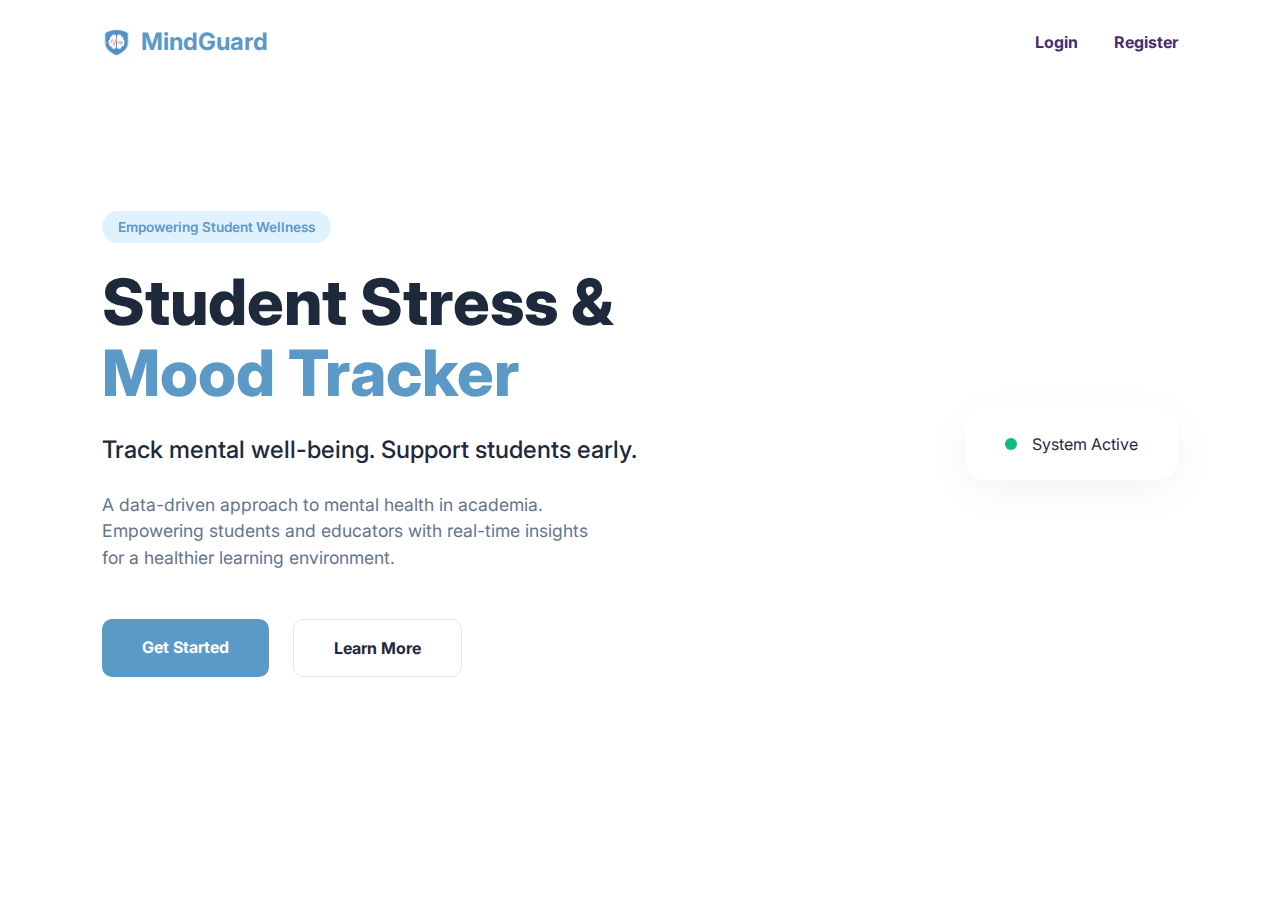
<file: frontend/index.html>
<!DOCTYPE html>
<html lang="en">
<head>
    <meta charset="UTF-8">
    <title>MindGuard | Student Stress Tracker</title>
    <link rel="stylesheet" href="css/style.css">
    <link href="https://fonts.googleapis.com/css2?family=Inter:wght@400;500;700;800&display=swap" rel="stylesheet">
</head>
<body>

    <nav class="navbar">
        <div class="logo-container">
            <img src="photo/logo.png" alt="Logo" class="logo-img">
            <span class="brand-name">MindGuard</span>
        </div>
        <div class="nav-links">
            <a href="login.html">Login</a>
            <a href="register.html">Register</a>
        </div>
    </nav>

    <main class="hero">
        <div class="hero-content">
            <div class="badge">Empowering Student Wellness</div>
            <h1>Student Stress & <br><span class="blue-span">Mood Tracker</span></h1>
            <p class="tagline">Track mental well-being. Support students early.</p>
            <p class="description">
                A data-driven approach to mental health in academia. Empowering students and educators with real-time insights for a healthier learning environment.
            </p>
            <div class="btn-group">
                <a href="login.html" class="btn btn-primary">Get Started</a>
                <a href="register.html" class="btn btn-secondary">Learn More</a>
            </div>
        </div>

        <div class="hero-visual">
            <div class="status-card">
                <div class="dot"></div>
                <span>System Active</span>
            </div>
        </div>
    </main>

</body>
</html>
</file>
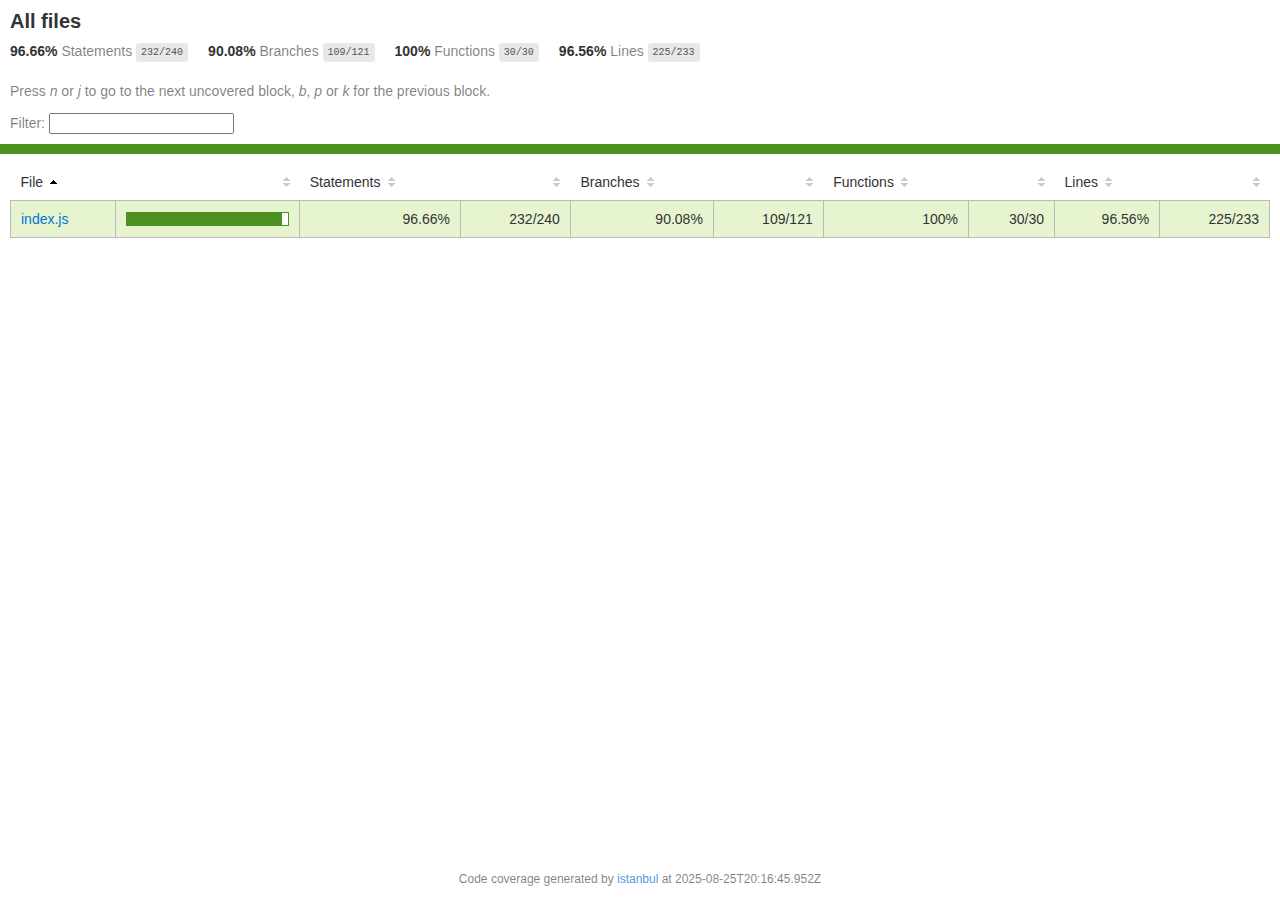
<file: backend/node_modules/kareem/coverage/lcov-report/index.html>
<!doctype html>
<html lang="en">

<head>
    <title>Code coverage report for All files</title>
    <meta charset="utf-8" />
    <link rel="stylesheet" href="prettify.css" />
    <link rel="stylesheet" href="base.css" />
    <link rel="shortcut icon" type="image/x-icon" href="favicon.png" />
    <meta name="viewport" content="width=device-width, initial-scale=1" />
    <style type='text/css'>
        .coverage-summary .sorter {
            background-image: url(sort-arrow-sprite.png);
        }
    </style>
</head>
    
<body>
<div class='wrapper'>
    <div class='pad1'>
        <h1>All files</h1>
        <div class='clearfix'>
            
            <div class='fl pad1y space-right2'>
                <span class="strong">96.66% </span>
                <span class="quiet">Statements</span>
                <span class='fraction'>232/240</span>
            </div>
        
            
            <div class='fl pad1y space-right2'>
                <span class="strong">90.08% </span>
                <span class="quiet">Branches</span>
                <span class='fraction'>109/121</span>
            </div>
        
            
            <div class='fl pad1y space-right2'>
                <span class="strong">100% </span>
                <span class="quiet">Functions</span>
                <span class='fraction'>30/30</span>
            </div>
        
            
            <div class='fl pad1y space-right2'>
                <span class="strong">96.56% </span>
                <span class="quiet">Lines</span>
                <span class='fraction'>225/233</span>
            </div>
        
            
        </div>
        <p class="quiet">
            Press <em>n</em> or <em>j</em> to go to the next uncovered block, <em>b</em>, <em>p</em> or <em>k</em> for the previous block.
        </p>
        <template id="filterTemplate">
            <div class="quiet">
                Filter:
                <input type="search" id="fileSearch">
            </div>
        </template>
    </div>
    <div class='status-line high'></div>
    <div class="pad1">
<table class="coverage-summary">
<thead>
<tr>
   <th data-col="file" data-fmt="html" data-html="true" class="file">File</th>
   <th data-col="pic" data-type="number" data-fmt="html" data-html="true" class="pic"></th>
   <th data-col="statements" data-type="number" data-fmt="pct" class="pct">Statements</th>
   <th data-col="statements_raw" data-type="number" data-fmt="html" class="abs"></th>
   <th data-col="branches" data-type="number" data-fmt="pct" class="pct">Branches</th>
   <th data-col="branches_raw" data-type="number" data-fmt="html" class="abs"></th>
   <th data-col="functions" data-type="number" data-fmt="pct" class="pct">Functions</th>
   <th data-col="functions_raw" data-type="number" data-fmt="html" class="abs"></th>
   <th data-col="lines" data-type="number" data-fmt="pct" class="pct">Lines</th>
   <th data-col="lines_raw" data-type="number" data-fmt="html" class="abs"></th>
</tr>
</thead>
<tbody><tr>
	<td class="file high" data-value="index.js"><a href="index.js.html">index.js</a></td>
	<td data-value="96.66" class="pic high">
	<div class="chart"><div class="cover-fill" style="width: 96%"></div><div class="cover-empty" style="width: 4%"></div></div>
	</td>
	<td data-value="96.66" class="pct high">96.66%</td>
	<td data-value="240" class="abs high">232/240</td>
	<td data-value="90.08" class="pct high">90.08%</td>
	<td data-value="121" class="abs high">109/121</td>
	<td data-value="100" class="pct high">100%</td>
	<td data-value="30" class="abs high">30/30</td>
	<td data-value="96.56" class="pct high">96.56%</td>
	<td data-value="233" class="abs high">225/233</td>
	</tr>

</tbody>
</table>
</div>
                <div class='push'></div><!-- for sticky footer -->
            </div><!-- /wrapper -->
            <div class='footer quiet pad2 space-top1 center small'>
                Code coverage generated by
                <a href="https://istanbul.js.org/" target="_blank" rel="noopener noreferrer">istanbul</a>
                at 2025-08-25T20:16:45.952Z
            </div>
        <script src="prettify.js"></script>
        <script>
            window.onload = function () {
                prettyPrint();
            };
        </script>
        <script src="sorter.js"></script>
        <script src="block-navigation.js"></script>
    </body>
</html>
</file>
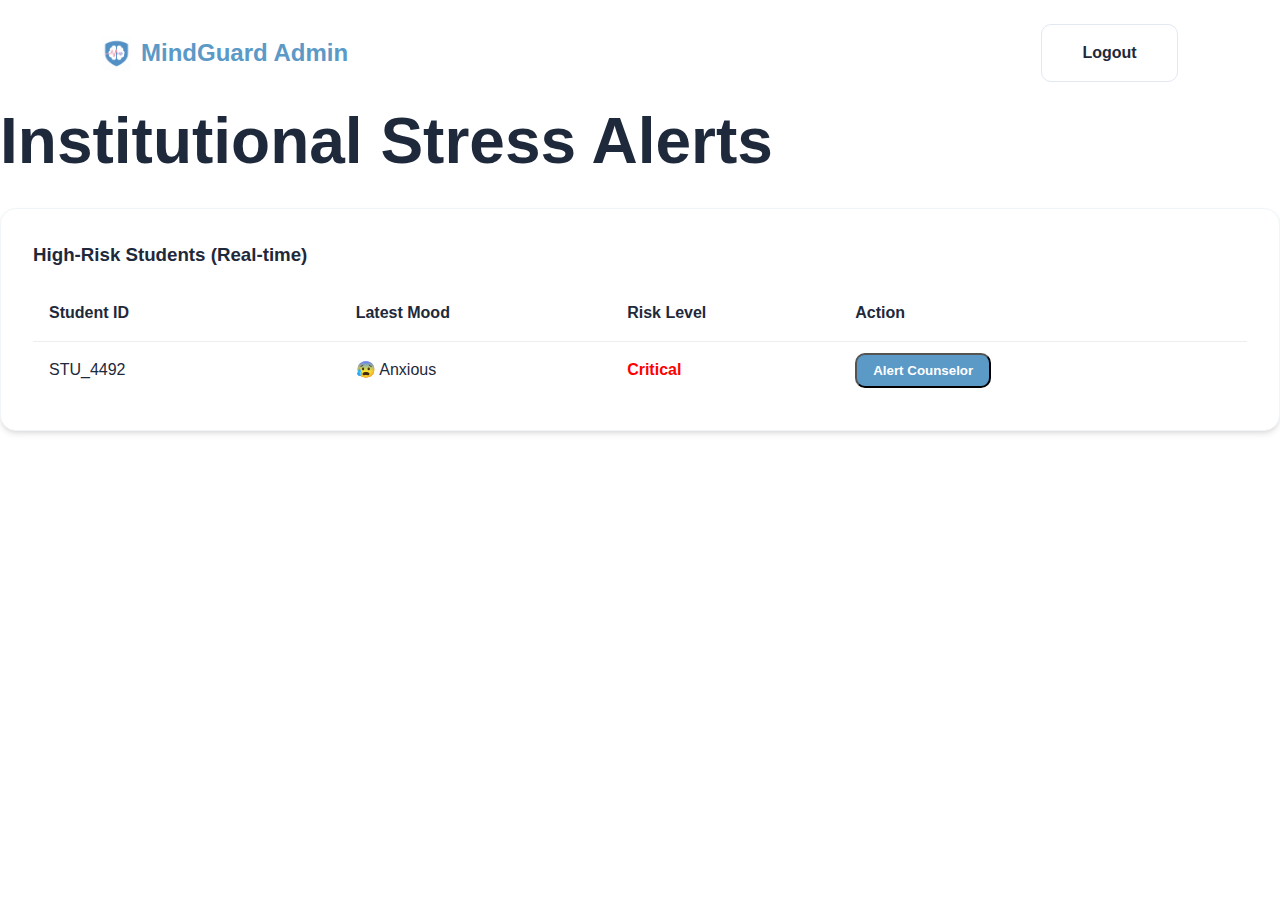
<file: frontend/admin.html>
<!DOCTYPE html>
<html lang="en">
<head>
    <meta charset="UTF-8">
    <title>Admin Portal | MindGuard</title>
    <link rel="stylesheet" href="css/style.css">
</head>
<body class="dashboard-bg">
    <nav class="navbar">
        <div class="logo-container">
            <img src="photo/logo.png" alt="Logo" class="logo-img">
            <span class="brand-name">MindGuard Admin</span>
        </div>
        <a href="index.html" class="btn btn-secondary">Logout</a>
    </nav>

    <main class="container">
        <h1>Institutional <span class="blue-text">Stress Alerts</span></h1>
        
        <div class="card" style="margin-top: 2rem;">
            <h3>High-Risk Students (Real-time)</h3>
            <table style="width: 100%; border-collapse: collapse; margin-top: 1rem;">
                <tr style="text-align: left; border-bottom: 1px solid #eee;">
                    <th style="padding: 1rem;">Student ID</th>
                    <th>Latest Mood</th>
                    <th>Risk Level</th>
                    <th>Action</th>
                </tr>
                <tr>
                    <td style="padding: 1rem;">STU_4492</td>
                    <td>😰 Anxious</td>
                    <td><span style="color: red; font-weight: bold;">Critical</span></td>
                    <td><button class="btn btn-primary" style="padding: 0.5rem 1rem;">Alert Counselor</button></td>
                </tr>
            </table>
        </div>
    </main>
</body>
</html>
</file>
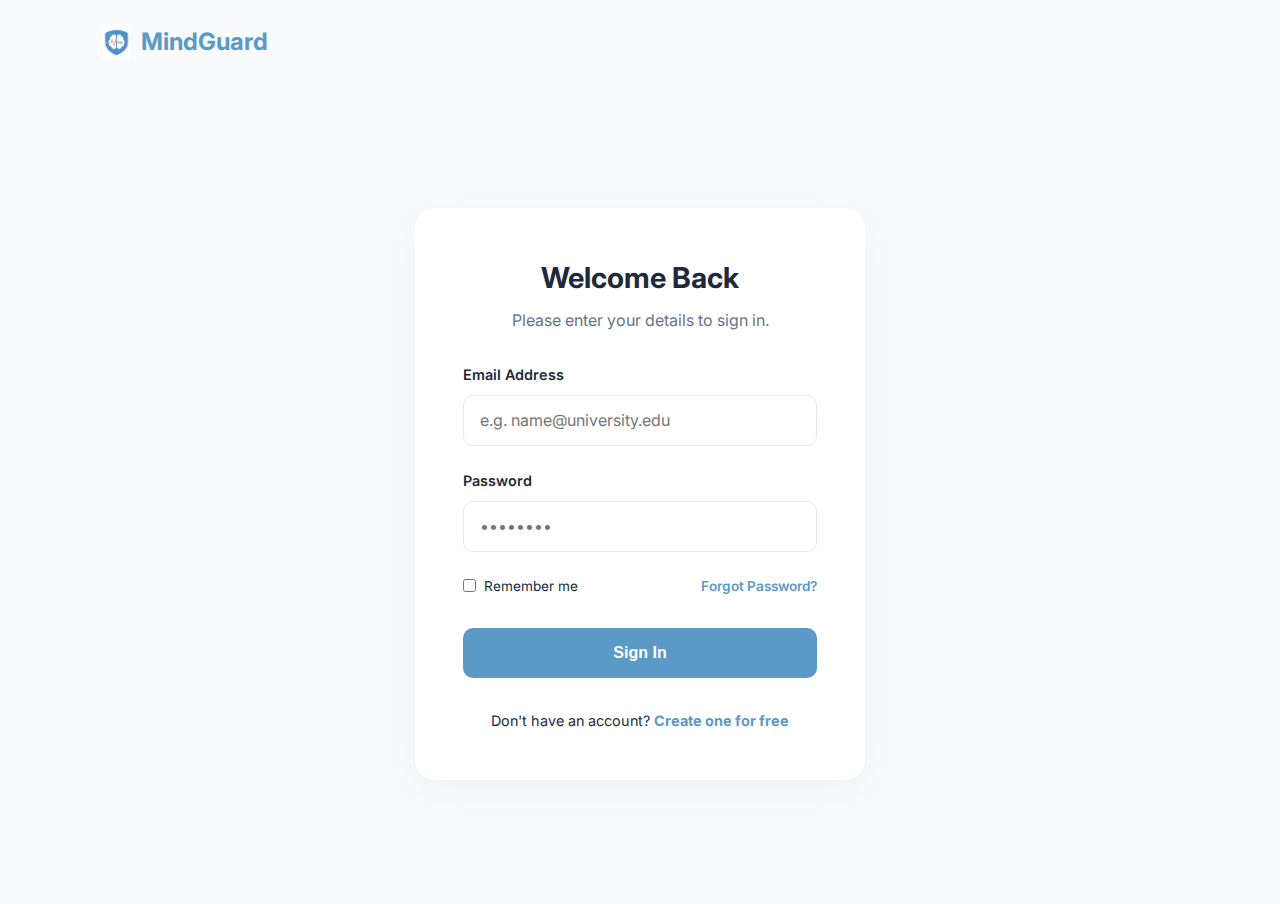
<file: frontend/login.html>
<!DOCTYPE html>
<html lang="en">
<head>
    <meta charset="UTF-8">
    <meta name="viewport" content="width=device-width, initial-scale=1.0">
    <title>Login | MindGuard</title>
    <link rel="stylesheet" href="css/style.css">
    <link href="https://fonts.googleapis.com/css2?family=Inter:wght@400;600;700;800&display=swap" rel="stylesheet">
</head>
<body class="auth-page">

    <nav class="navbar">
        <a href="index.html" class="logo-container" style="text-decoration: none;">
            <img src="photo/logo.png" alt="Logo" class="logo-img">
            <span class="brand-name">MindGuard</span>
        </a>
    </nav>

    <main class="auth-container">
        <div class="auth-card">
            <div class="auth-header">
                <h2>Welcome Back</h2>
                <p>Please enter your details to sign in.</p>
            </div>

            <form action="student.html" method="GET">
                <div class="form-group">
                    <label for="email">Email Address</label>
                    <input type="email" id="email" placeholder="e.g. name@university.edu" required>
                </div>

                <div class="form-group">
                    <label for="password">Password</label>
                    <input type="password" id="password" placeholder="••••••••" required>
                </div>

                <div class="form-options">
                    <label class="checkbox-container">
                        <input type="checkbox"> Remember me
                    </label>
                    <a href="#" class="forgot-link">Forgot Password?</a>
                </div>

                <button type="submit" class="btn btn-primary btn-block">Sign In</button>
            </form>

            <div class="auth-footer">
                <p>Don't have an account? <a href="register.html">Create one for free</a></p>
            </div>
        </div>
    </main>

</body>
</html>
</file>
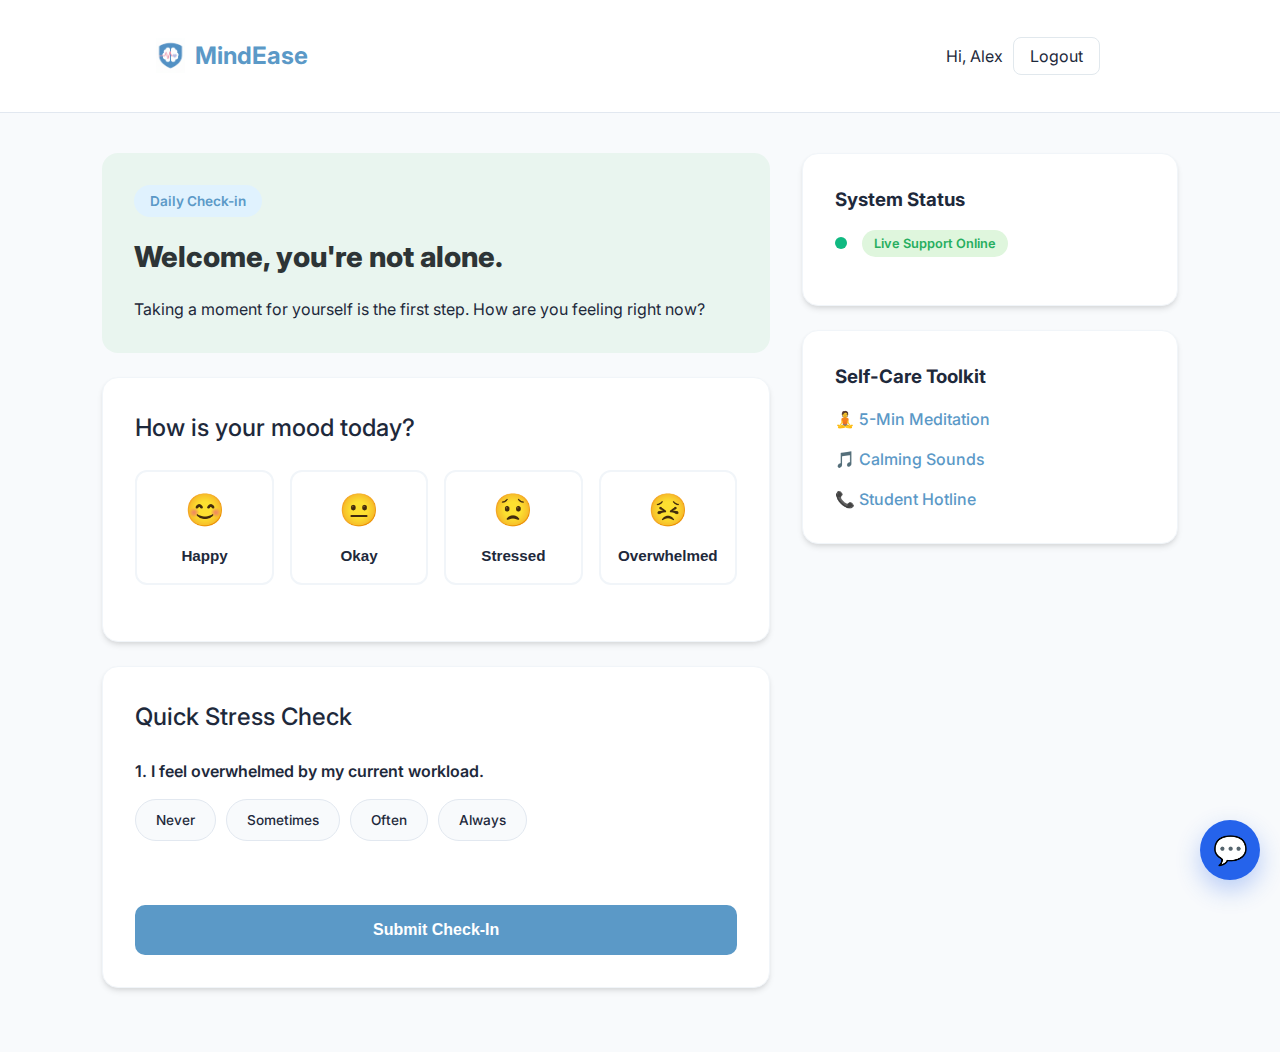
<file: frontend/student.html>
<!DOCTYPE html>
<html lang="en">
<head>
    <meta charset="UTF-8">
    <meta name="viewport" content="width=device-width, initial-scale=1.0">
    <title>Student Dashboard | MindEase</title>
    <link rel="stylesheet" href="css/style.css">
    <link href="https://fonts.googleapis.com/css2?family=Inter:wght@400;600;700;800&display=swap" rel="stylesheet">
    <style>
        /* Additional Styles for Multilingual Chat Integration */
        .chat-container {
            position: fixed;
            bottom: 90px;
            right: 20px;
            width: 350px;
            height: 500px;
            background: white;
            border-radius: 20px;
            box-shadow: 0 15px 35px rgba(0,0,0,0.2);
            display: flex;
            flex-direction: column;
            z-index: 1000;
            overflow: hidden;
            transition: all 0.3s ease;
        }

        .chat-overlay {
            position: absolute;
            inset: 0;
            background: white;
            z-index: 1001;
            display: flex;
            flex-direction: column;
            justify-content: center;
            align-items: center;
            padding: 20px;
            text-align: center;
        }

        .lang-grid {
            display: grid;
            grid-template-columns: 1fr 1fr;
            gap: 12px;
            width: 100%;
            margin-top: 20px;
        }

        .lang-btn {
            background: white;
            border: 2px solid #2563eb;
            padding: 10px;
            border-radius: 10px;
            font-weight: bold;
            color: #2563eb;
            cursor: pointer;
            transition: 0.2s;
        }

        .lang-btn:hover { background: #2563eb; color: white; }

        .chat-header {
            background: #2563eb;
            color: white;
            padding: 15px;
            display: flex;
            justify-content: space-between;
            align-items: center;
        }

        .header-actions { display: flex; gap: 10px; align-items: center; }

        .btn-change-lang {
            background: rgba(255,255,255,0.2);
            border: none;
            color: white;
            font-size: 12px;
            padding: 4px 8px;
            border-radius: 10px;
            cursor: pointer;
        }

        .chat-messages {
            flex: 1;
            padding: 15px;
            overflow-y: auto;
            display: flex;
            flex-direction: column;
            gap: 12px;
            background: #f8fafc;
        }

        .message {
            max-width: 85%;
            padding: 10px 14px;
            border-radius: 15px;
            font-size: 14px;
            line-height: 1.4;
        }

        .user-msg {
            align-self: flex-end;
            background: #2563eb;
            color: white;
            border-bottom-right-radius: 2px;
        }

        .bot-msg {
            align-self: flex-start;
            background: white;
            border: 1px solid #e2e8f0;
            color: #1e293b;
            border-bottom-left-radius: 2px;
        }

        .hidden { display: none !important; }

        .chatbot-toggler {
            position: fixed;
            bottom: 20px;
            right: 20px;
            width: 60px;
            height: 60px;
            background: #2563eb;
            border: none;
            border-radius: 50%;
            color: white;
            font-size: 28px;
            cursor: pointer;
            box-shadow: 0 10px 25px rgba(37, 99, 235, 0.3);
            z-index: 999;
            transition: transform 0.3s ease;
        }

        .chatbot-toggler:hover {
            transform: scale(1.1);
        }
    </style>
</head>
<body class="bg-light">

    <nav class="dashboard-nav">
        <div class="navbar">
            <div class="logo-container">
                <img src="photo/logo.png" class="logo-img" alt="Logo">
                <span class="brand-name">MindEase</span>
            </div>
            <div class="user-profile">
                <span class="text-light">Hi, Alex</span>
                <a href="login.html" class="btn-logout">Logout</a>
            </div>
        </div>
    </nav>

    <main class="dashboard-wrapper">
        <div class="main-column">
            <header class="welcome-card">
                <span class="badge">Daily Check-in</span>
                <h1>Welcome, you're not alone.</h1>
                <p class="text-light">Taking a moment for yourself is the first step. How are you feeling right now?</p>
            </header>

            <section class="card">
                <h3 class="tagline">How is your mood today?</h3>
                <div class="mood-grid">
                    <button class="mood-card" onclick="toggleMood(this)">
                        <span class="emoji">😊</span>
                        <span>Happy</span>
                    </button>
                    <button class="mood-card" onclick="toggleMood(this)">
                        <span class="emoji">😐</span>
                        <span>Okay</span>
                    </button>
                    <button class="mood-card" onclick="toggleMood(this)">
                        <span class="emoji">😟</span>
                        <span>Stressed</span>
                    </button>
                    <button class="mood-card" onclick="toggleMood(this)">
                        <span class="emoji">😣</span>
                        <span>Overwhelmed</span>
                    </button>
                </div>
            </section>

            <section class="card">
                <h3 class="tagline">Quick Stress Check</h3>
                <div class="stress-survey">
                    <div class="question-item">
                        <label class="question-text">1. I feel overwhelmed by my current workload.</label>
                        <div class="options-row">
                            <label class="option-pill"><input type="radio" name="q1"> <span class="option-label">Never</span></label>
                            <label class="option-pill"><input type="radio" name="q1"> <span class="option-label">Sometimes</span></label>
                            <label class="option-pill"><input type="radio" name="q1"> <span class="option-label">Often</span></label>
                            <label class="option-pill"><input type="radio" name="q1"> <span class="option-label">Always</span></label>
                        </div>
                    </div>
                </div>
                <button class="btn btn-primary btn-block mt-2" id="submitCheckin">Submit Check-In</button>
                <div id="resultArea" class="result-container hidden">
                    <div class="feedback-alert yellow">
                        <strong>Taking it day by day.</strong><br>
                        You seem a bit stressed. Try talking to our MindEase Helper below!
                    </div>
                </div>
            </section>
        </div>

        <aside class="sidebar-column">
            <div class="card">
                <h3>System Status</h3>
                <div class="status-card" style="box-shadow: none; padding: 1rem 0;">
                    <div class="dot"></div>
                    <span class="status-pill status-increase">Live Support Online</span>
                </div>
            </div>
            <div class="card">
                <h3>Self-Care Toolkit</h3>
                <a href="#" class="support-item">🧘 5-Min Meditation</a>
                <a href="#" class="support-item">🎵 Calming Sounds</a>
                <a href="#" class="support-item">📞 Student Hotline</a>
            </div>
        </aside>
    </main>

    <div id="successModal" class="modal-overlay hidden">
        <div class="modal-content">
            <div class="success-icon">✓</div>
            <h2>Submitted!</h2>
            <p>Your check-in has been recorded. Thank you for taking care of yourself today.</p>
            <button class="btn btn-primary" onclick="closeModal()">Close</button>
        </div>
    </div>

    <!-- Chat Toggle Button -->
    <button class="chatbot-toggler" onclick="toggleChat()">
        <span>💬</span>
    </button>

    <!-- Chat Window -->
    <div id="chatWindow" class="chat-container hidden">
        <!-- Language Selection Overlay -->
        <div id="langOverlay" class="chat-overlay">
            <h3 style="color: #1e40af; margin-bottom: 10px;">Welcome to MindEase</h3>
            <p style="font-size: 13px; color: #64748b;">Select a language to speak with Healix:</p>
            <div class="lang-grid">
                <button class="lang-btn" onclick="selectLanguage('en')">English</button>
                <button class="lang-btn" onclick="selectLanguage('hi')">Hindi</button>
                <button class="lang-btn" onclick="selectLanguage('ta')">Tamil</button>
                <button class="lang-btn" onclick="selectLanguage('gu')">Gujarati</button>
            </div>
        </div>

        <!-- Chat Header -->
        <div class="chat-header">
            <div class="header-info" style="display: flex; align-items: center; gap: 8px;">
                <div class="dot" style="background: #4ade80; width: 8px; height: 8px; border-radius: 50%;"></div>
                <span style="font-weight: 600;">Healix Helper</span>
            </div>
            <div class="header-actions">
                <button class="btn-change-lang" onclick="resetChat()">Change Language</button>
                <button class="close-chat" onclick="toggleChat()" style="background:none; border:none; color:white; font-size:20px; cursor:pointer;">×</button>
            </div>
        </div>

        <!-- Chat Messages Area -->
        <div id="chatMessages" class="chat-messages"></div>

        <!-- Chat Input Area -->
        <div class="chat-input-wrapper" style="padding: 15px; background: white; border-top: 1px solid #e2e8f0; display: flex; gap: 10px;">
            <input type="text" id="chatInput" placeholder="How are you feeling?" style="flex:1; border: 1px solid #e2e8f0; border-radius: 20px; padding: 8px 15px; outline: none;" onkeypress="handleKey(event)">
            <button id="sendBtn" onclick="handleSendMessage()" style="background: #2563eb; color: white; border: none; border-radius: 50%; width: 35px; height: 35px; cursor: pointer; display: flex; align-items: center; justify-content: center;">
                <svg viewBox="0 0 24 24" width="18" height="18"><path fill="currentColor" d="M2.01 21L23 12 2.01 3 2 10l15 2-15 2z"></path></svg>
            </button>
        </div>
    </div>

    <script>
    // ============================================
    // CHATBOT CONFIGURATION
    // ============================================
    // Change this to your deployed API URL when in production
    // For local development: http://127.0.0.1:8000/chat
    // For production: https://your-render-app.onrender.com/chat
    const API_URL = "https://chatbot-9sq4.onrender.com/chat";
    
    let selectedLang = null;
    let chatHistory = [];

    const greetings = {
        hi: "नमस्ते! मैं Healix हूँ। आज आप कैसा महसूस कर रहे हैं?",
        ta: "வணக்கம்! நான் Healix. இன்று உங்கள் மனநிலை எப்படி இருக்கிறது?",
        gu: "નમસ્તે! હું Healix છું. આજે તમે કેવું અનુભવો છો?",
        en: "Hi! I'm Healix, your MindEase companion. How are you feeling today?"
    };

    // ============================================
    // CHAT WINDOW MANAGEMENT
    // ============================================
    function toggleChat() {
        const win = document.getElementById('chatWindow');
        win.classList.toggle('hidden');
    }

    function selectLanguage(code) {
        selectedLang = code;
        document.getElementById('langOverlay').classList.add('hidden');
        addMessage(greetings[code] || greetings.en, 'bot');
    }

    function resetChat() {
        selectedLang = null;
        chatHistory = [];
        document.getElementById('chatMessages').innerHTML = '';
        document.getElementById('langOverlay').classList.remove('hidden');
    }

    // ============================================
    // MESSAGE HANDLING
    // ============================================
    function handleKey(e) {
        if (e.key === 'Enter') handleSendMessage();
    }

    async function handleSendMessage() {
        const input = document.getElementById('chatInput');
        const text = input.value.trim();
        
        if (!text) return;
        if (!selectedLang) {
            alert('Please select a language first!');
            return;
        }

        // Add user message to chat
        addMessage(text, 'user');
        input.value = '';

        // Add typing indicator
        const typingId = 'typing-' + Date.now();
        addMessage('Healix is typing...', 'bot', typingId);

        try {
            const response = await fetch(API_URL, {
                method: 'POST',
                headers: { 
                    'Content-Type': 'application/json',
                    'Accept': 'application/json'
                },
                body: JSON.stringify({
                    message: text,
                    target_language: selectedLang,
                    chat_history: chatHistory
                })
            });

            // Remove typing indicator
            const typingElement = document.getElementById(typingId);
            if (typingElement) typingElement.remove();

            if (response.ok) {
                const data = await response.json();
                console.log('API Response:', data);
                
                // Add bot response
                addMessage(data.text, 'bot');
            } else {
                addMessage("I'm having trouble connecting right now. Please try again.", 'bot');
                console.error('API Error:', response.status);
            }
        } catch (error) {
            // Remove typing indicator
            const typingElement = document.getElementById(typingId);
            if (typingElement) typingElement.remove();
            
            addMessage("Connection error. Make sure the MindEase server is running.", 'bot');
            console.error('Connection Error:', error);
        }
    }

    function addMessage(text, sender, id = null) {
        const chatDiv = document.getElementById('chatMessages');
        const msgDiv = document.createElement('div');
        msgDiv.className = `message ${sender === 'user' ? 'user-msg' : 'bot-msg'}`;
        if (id) msgDiv.id = id;
        msgDiv.innerText = text;
        chatDiv.appendChild(msgDiv);
        
        // Update chat history (skip typing indicators)
        if (sender && !text.includes('typing')) {
            chatHistory.push({ 
                role: sender === 'user' ? 'user' : 'assistant', 
                content: text 
            });
        }
        
        // Auto-scroll to bottom
        chatDiv.scrollTop = chatDiv.scrollHeight;
    }

    // ============================================
    // DASHBOARD FUNCTIONS (Keep your existing ones)
    // ============================================
    function toggleMood(element) {
        // Remove active class from all mood cards
        document.querySelectorAll('.mood-card').forEach(card => {
            card.classList.remove('active');
        });
        // Add active class to clicked card
        element.classList.add('active');
    }

    function closeModal() {
        document.getElementById('successModal').classList.add('hidden');
    }

    // Submit check-in functionality
    document.addEventListener('DOMContentLoaded', function() {
        const submitBtn = document.getElementById('submitCheckin');
        if (submitBtn) {
            submitBtn.addEventListener('click', function() {
                const resultArea = document.getElementById('resultArea');
                const modal = document.getElementById('successModal');
                
                if (resultArea) resultArea.classList.remove('hidden');
                if (modal) modal.classList.remove('hidden');
            });
        }
    });
    </script>
</body>
</html>
</file>
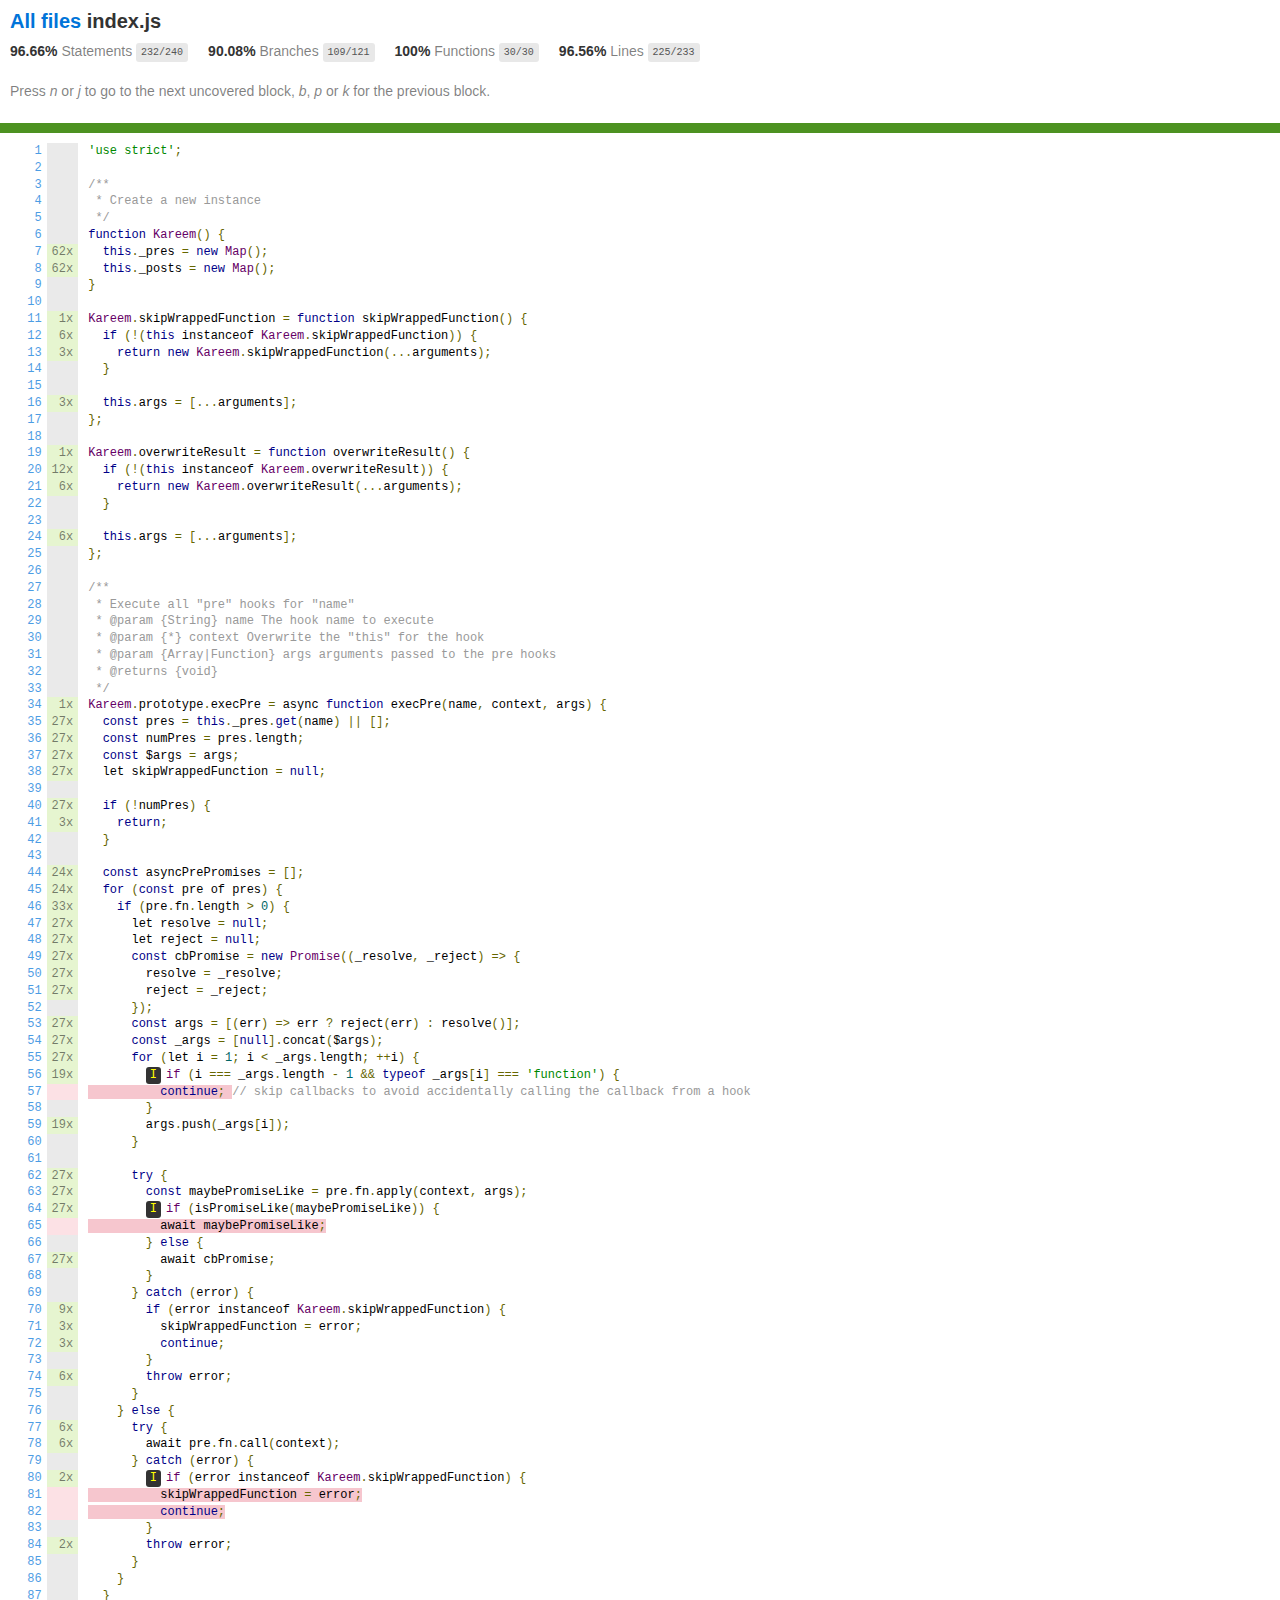
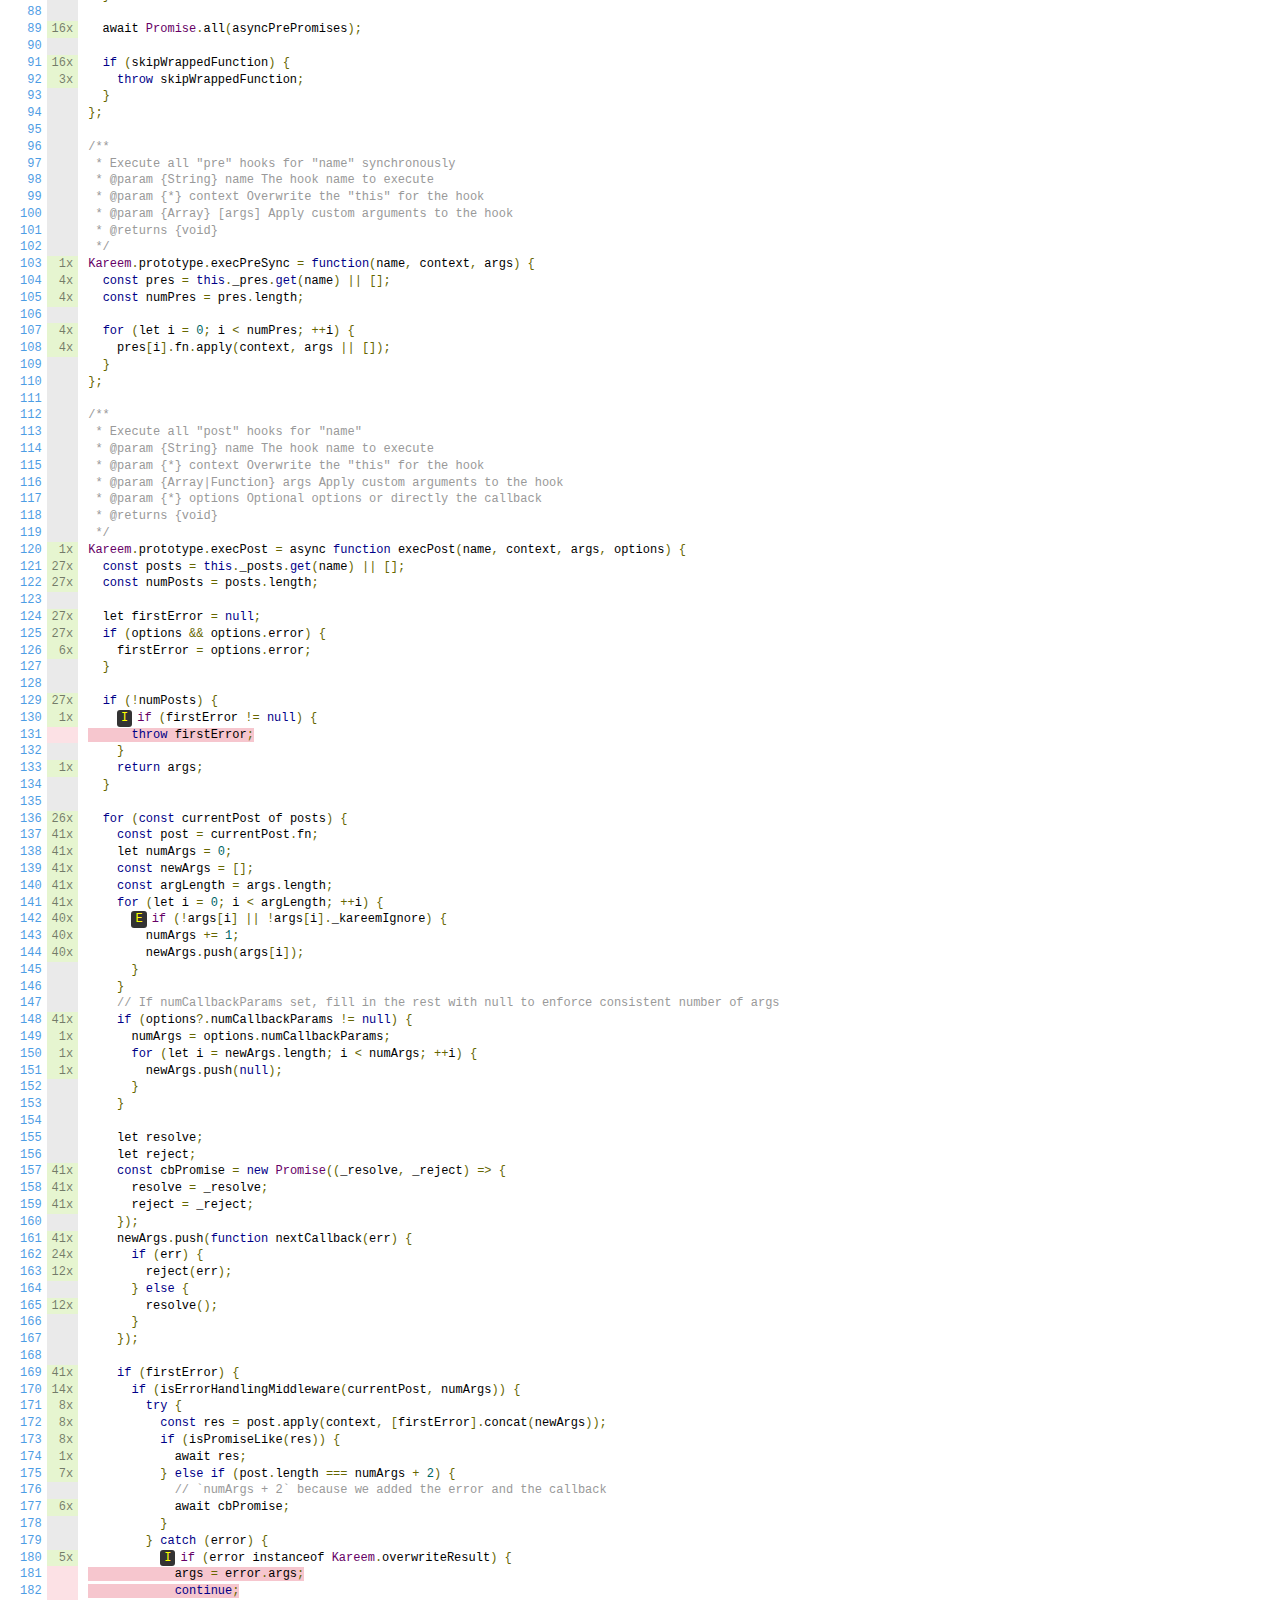
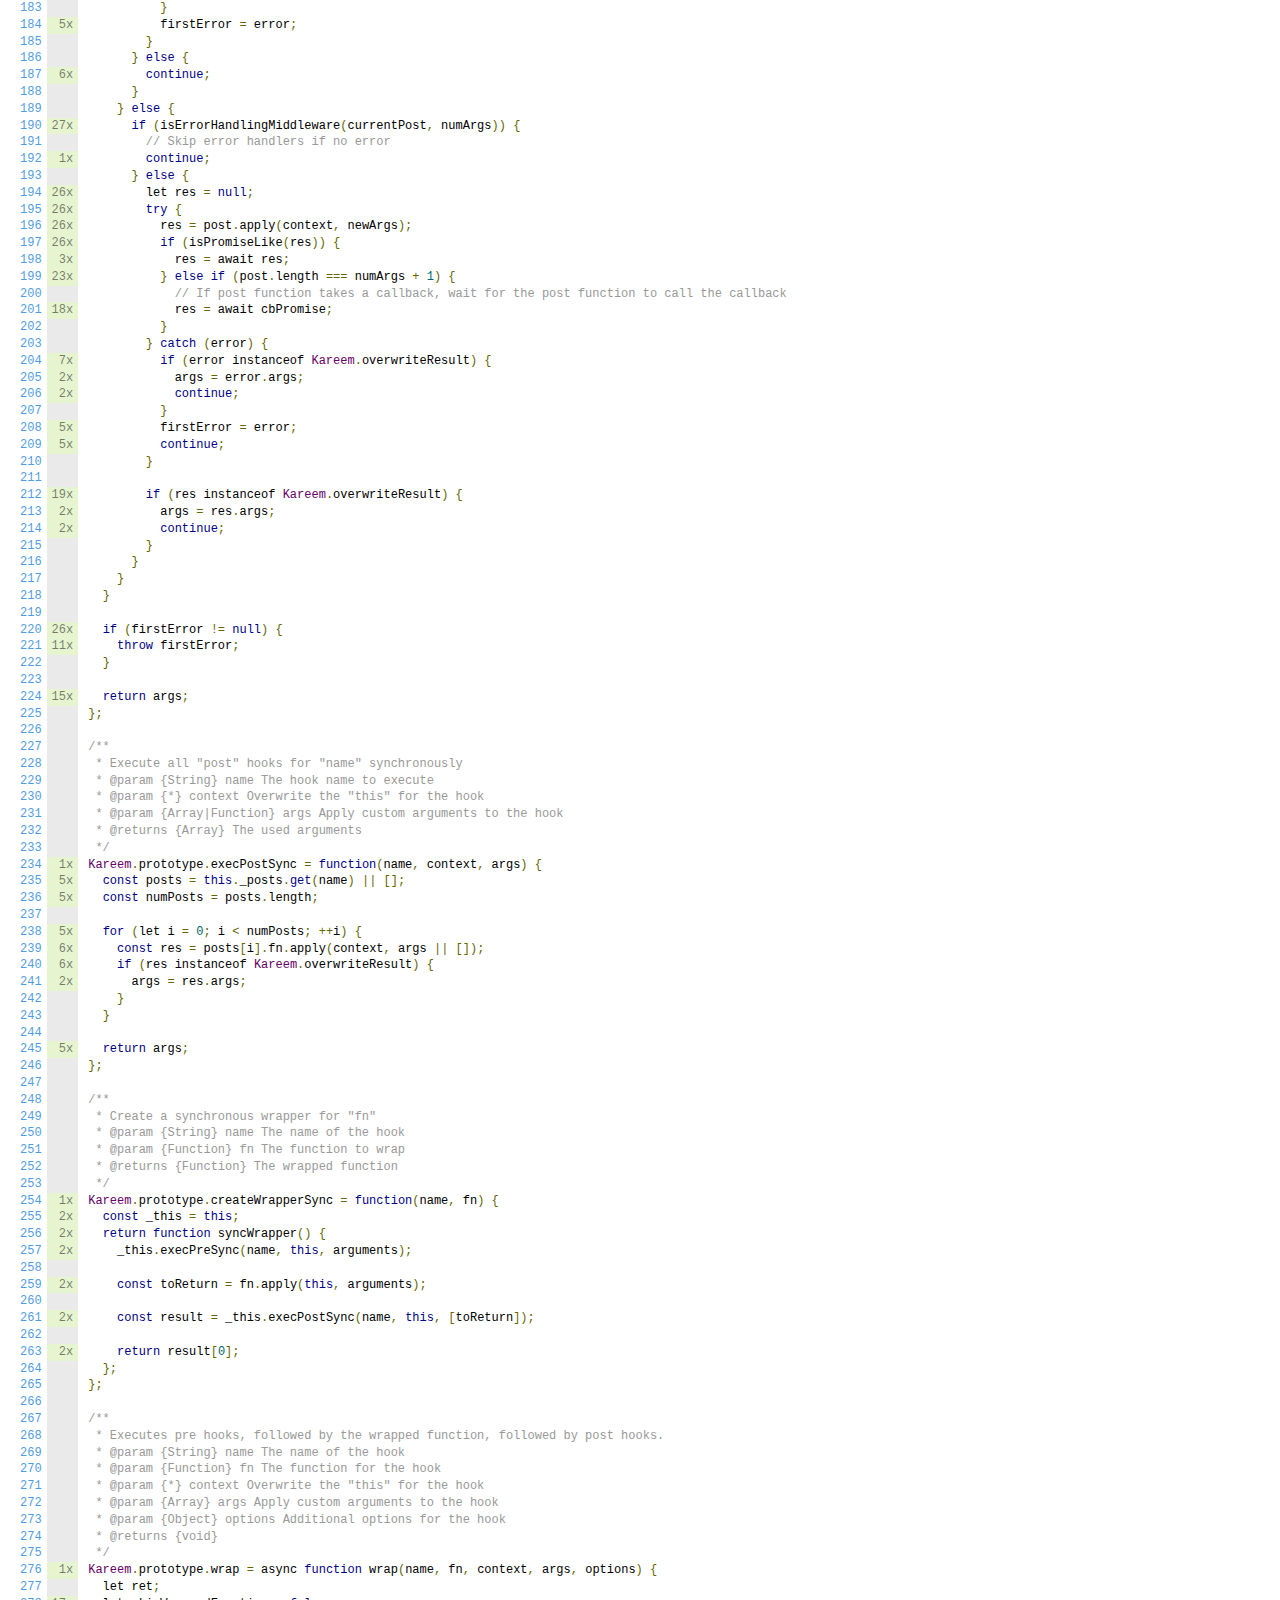
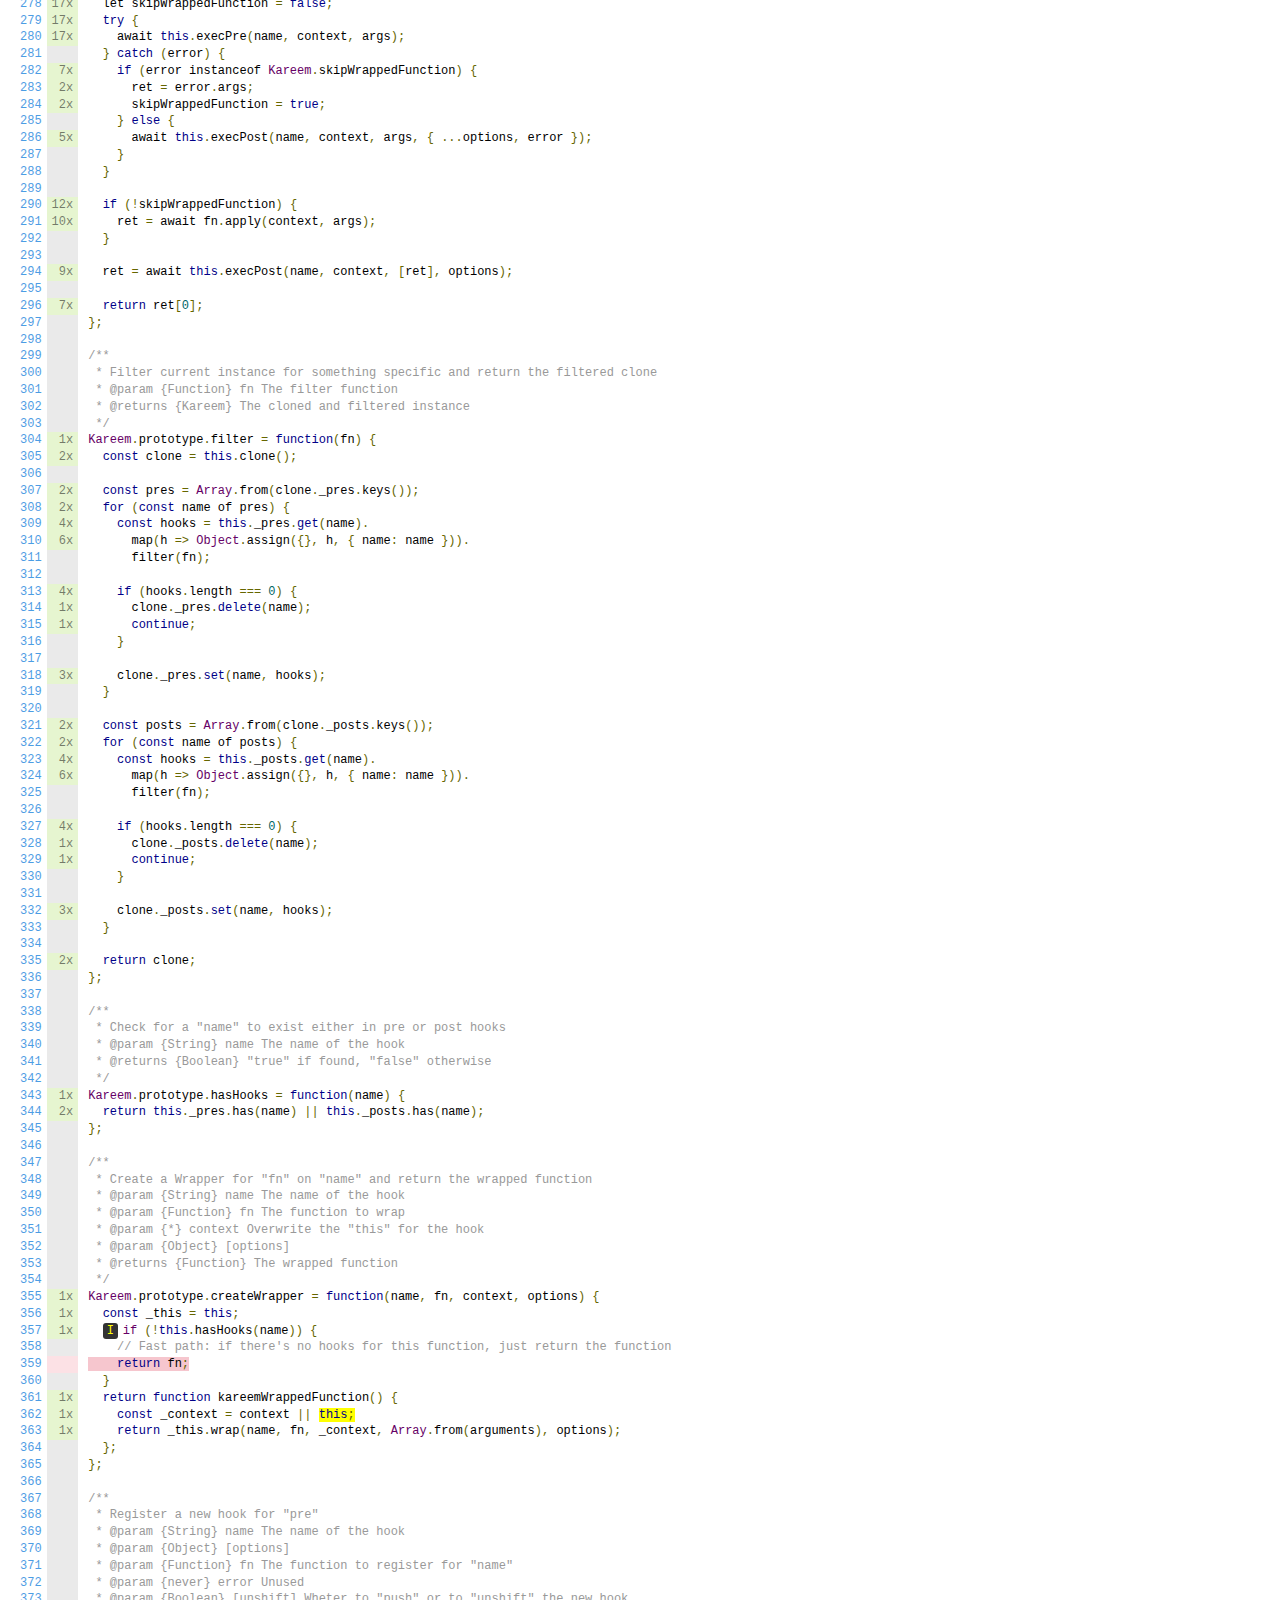
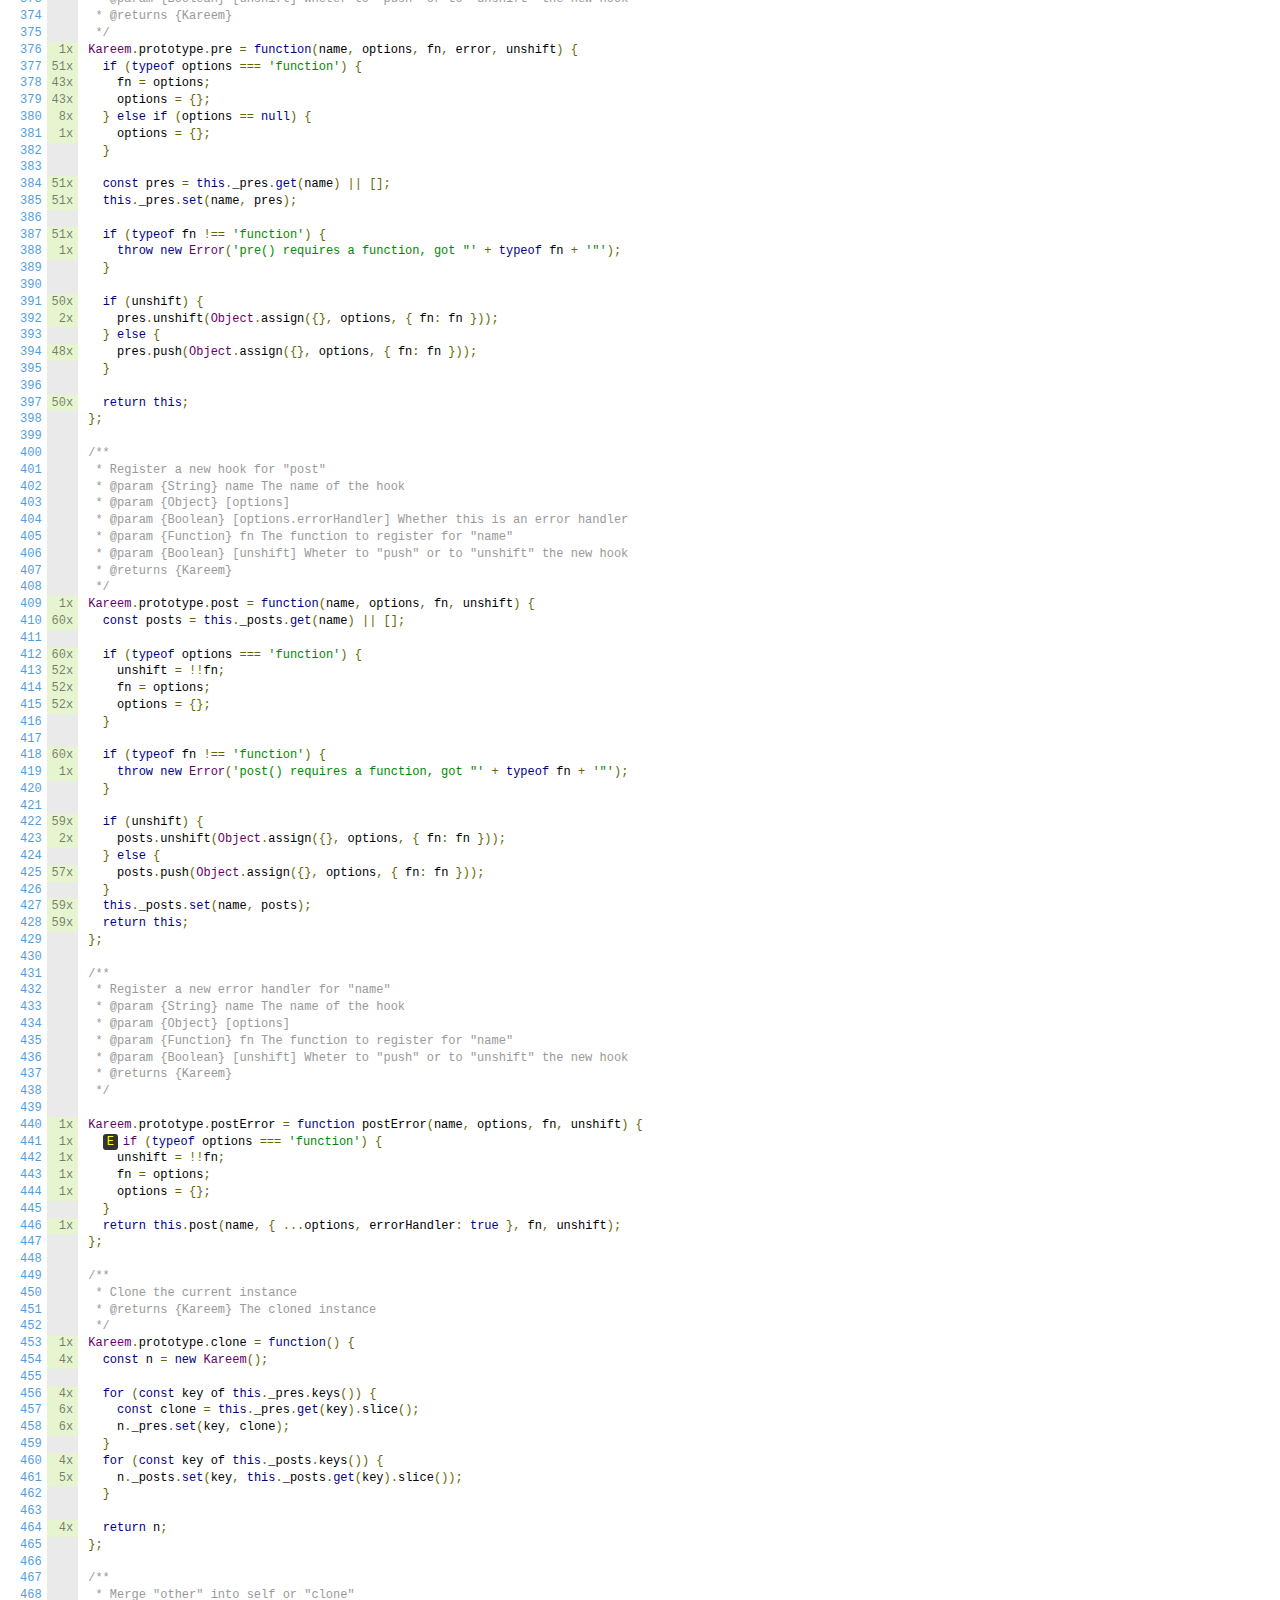
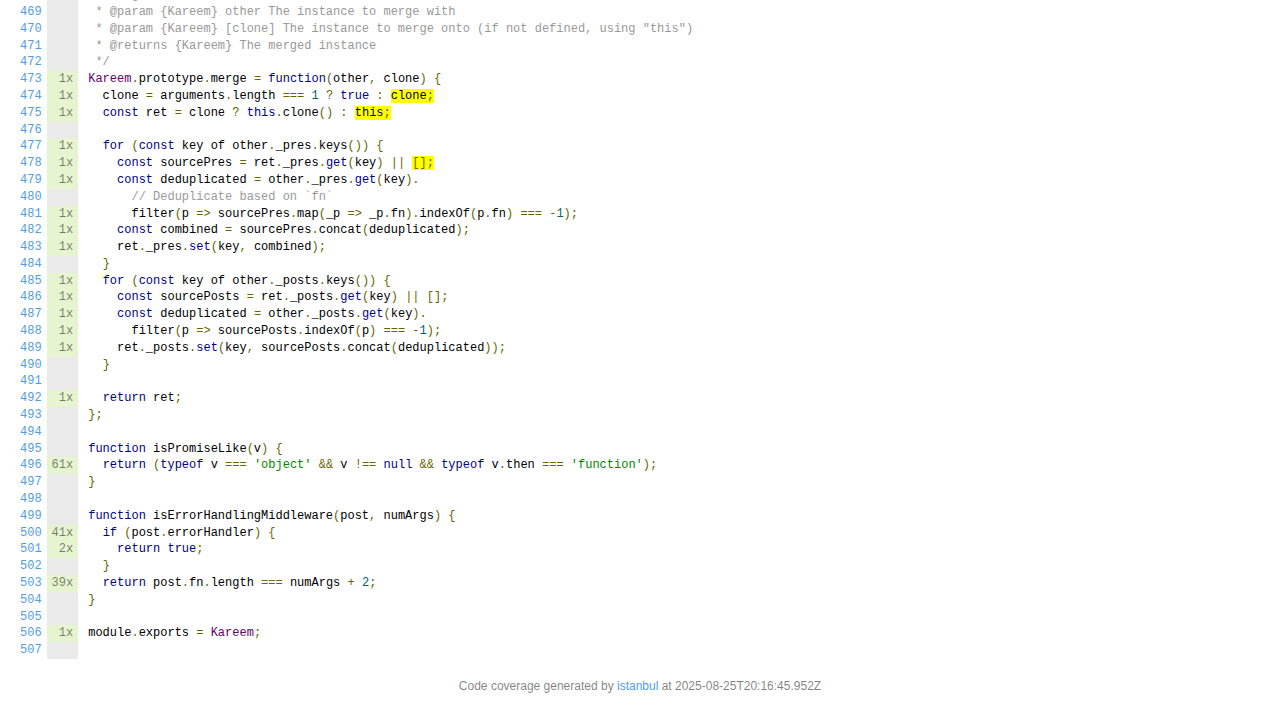
<file: backend/node_modules/kareem/coverage/lcov-report/index.js.html>
<!doctype html>
<html lang="en">

<head>
    <title>Code coverage report for index.js</title>
    <meta charset="utf-8" />
    <link rel="stylesheet" href="prettify.css" />
    <link rel="stylesheet" href="base.css" />
    <link rel="shortcut icon" type="image/x-icon" href="favicon.png" />
    <meta name="viewport" content="width=device-width, initial-scale=1" />
    <style type='text/css'>
        .coverage-summary .sorter {
            background-image: url(sort-arrow-sprite.png);
        }
    </style>
</head>
    
<body>
<div class='wrapper'>
    <div class='pad1'>
        <h1><a href="index.html">All files</a> index.js</h1>
        <div class='clearfix'>
            
            <div class='fl pad1y space-right2'>
                <span class="strong">96.66% </span>
                <span class="quiet">Statements</span>
                <span class='fraction'>232/240</span>
            </div>
        
            
            <div class='fl pad1y space-right2'>
                <span class="strong">90.08% </span>
                <span class="quiet">Branches</span>
                <span class='fraction'>109/121</span>
            </div>
        
            
            <div class='fl pad1y space-right2'>
                <span class="strong">100% </span>
                <span class="quiet">Functions</span>
                <span class='fraction'>30/30</span>
            </div>
        
            
            <div class='fl pad1y space-right2'>
                <span class="strong">96.56% </span>
                <span class="quiet">Lines</span>
                <span class='fraction'>225/233</span>
            </div>
        
            
        </div>
        <p class="quiet">
            Press <em>n</em> or <em>j</em> to go to the next uncovered block, <em>b</em>, <em>p</em> or <em>k</em> for the previous block.
        </p>
        <template id="filterTemplate">
            <div class="quiet">
                Filter:
                <input type="search" id="fileSearch">
            </div>
        </template>
    </div>
    <div class='status-line high'></div>
    <pre><table class="coverage">
<tr><td class="line-count quiet"><a name='L1'></a><a href='#L1'>1</a>
<a name='L2'></a><a href='#L2'>2</a>
<a name='L3'></a><a href='#L3'>3</a>
<a name='L4'></a><a href='#L4'>4</a>
<a name='L5'></a><a href='#L5'>5</a>
<a name='L6'></a><a href='#L6'>6</a>
<a name='L7'></a><a href='#L7'>7</a>
<a name='L8'></a><a href='#L8'>8</a>
<a name='L9'></a><a href='#L9'>9</a>
<a name='L10'></a><a href='#L10'>10</a>
<a name='L11'></a><a href='#L11'>11</a>
<a name='L12'></a><a href='#L12'>12</a>
<a name='L13'></a><a href='#L13'>13</a>
<a name='L14'></a><a href='#L14'>14</a>
<a name='L15'></a><a href='#L15'>15</a>
<a name='L16'></a><a href='#L16'>16</a>
<a name='L17'></a><a href='#L17'>17</a>
<a name='L18'></a><a href='#L18'>18</a>
<a name='L19'></a><a href='#L19'>19</a>
<a name='L20'></a><a href='#L20'>20</a>
<a name='L21'></a><a href='#L21'>21</a>
<a name='L22'></a><a href='#L22'>22</a>
<a name='L23'></a><a href='#L23'>23</a>
<a name='L24'></a><a href='#L24'>24</a>
<a name='L25'></a><a href='#L25'>25</a>
<a name='L26'></a><a href='#L26'>26</a>
<a name='L27'></a><a href='#L27'>27</a>
<a name='L28'></a><a href='#L28'>28</a>
<a name='L29'></a><a href='#L29'>29</a>
<a name='L30'></a><a href='#L30'>30</a>
<a name='L31'></a><a href='#L31'>31</a>
<a name='L32'></a><a href='#L32'>32</a>
<a name='L33'></a><a href='#L33'>33</a>
<a name='L34'></a><a href='#L34'>34</a>
<a name='L35'></a><a href='#L35'>35</a>
<a name='L36'></a><a href='#L36'>36</a>
<a name='L37'></a><a href='#L37'>37</a>
<a name='L38'></a><a href='#L38'>38</a>
<a name='L39'></a><a href='#L39'>39</a>
<a name='L40'></a><a href='#L40'>40</a>
<a name='L41'></a><a href='#L41'>41</a>
<a name='L42'></a><a href='#L42'>42</a>
<a name='L43'></a><a href='#L43'>43</a>
<a name='L44'></a><a href='#L44'>44</a>
<a name='L45'></a><a href='#L45'>45</a>
<a name='L46'></a><a href='#L46'>46</a>
<a name='L47'></a><a href='#L47'>47</a>
<a name='L48'></a><a href='#L48'>48</a>
<a name='L49'></a><a href='#L49'>49</a>
<a name='L50'></a><a href='#L50'>50</a>
<a name='L51'></a><a href='#L51'>51</a>
<a name='L52'></a><a href='#L52'>52</a>
<a name='L53'></a><a href='#L53'>53</a>
<a name='L54'></a><a href='#L54'>54</a>
<a name='L55'></a><a href='#L55'>55</a>
<a name='L56'></a><a href='#L56'>56</a>
<a name='L57'></a><a href='#L57'>57</a>
<a name='L58'></a><a href='#L58'>58</a>
<a name='L59'></a><a href='#L59'>59</a>
<a name='L60'></a><a href='#L60'>60</a>
<a name='L61'></a><a href='#L61'>61</a>
<a name='L62'></a><a href='#L62'>62</a>
<a name='L63'></a><a href='#L63'>63</a>
<a name='L64'></a><a href='#L64'>64</a>
<a name='L65'></a><a href='#L65'>65</a>
<a name='L66'></a><a href='#L66'>66</a>
<a name='L67'></a><a href='#L67'>67</a>
<a name='L68'></a><a href='#L68'>68</a>
<a name='L69'></a><a href='#L69'>69</a>
<a name='L70'></a><a href='#L70'>70</a>
<a name='L71'></a><a href='#L71'>71</a>
<a name='L72'></a><a href='#L72'>72</a>
<a name='L73'></a><a href='#L73'>73</a>
<a name='L74'></a><a href='#L74'>74</a>
<a name='L75'></a><a href='#L75'>75</a>
<a name='L76'></a><a href='#L76'>76</a>
<a name='L77'></a><a href='#L77'>77</a>
<a name='L78'></a><a href='#L78'>78</a>
<a name='L79'></a><a href='#L79'>79</a>
<a name='L80'></a><a href='#L80'>80</a>
<a name='L81'></a><a href='#L81'>81</a>
<a name='L82'></a><a href='#L82'>82</a>
<a name='L83'></a><a href='#L83'>83</a>
<a name='L84'></a><a href='#L84'>84</a>
<a name='L85'></a><a href='#L85'>85</a>
<a name='L86'></a><a href='#L86'>86</a>
<a name='L87'></a><a href='#L87'>87</a>
<a name='L88'></a><a href='#L88'>88</a>
<a name='L89'></a><a href='#L89'>89</a>
<a name='L90'></a><a href='#L90'>90</a>
<a name='L91'></a><a href='#L91'>91</a>
<a name='L92'></a><a href='#L92'>92</a>
<a name='L93'></a><a href='#L93'>93</a>
<a name='L94'></a><a href='#L94'>94</a>
<a name='L95'></a><a href='#L95'>95</a>
<a name='L96'></a><a href='#L96'>96</a>
<a name='L97'></a><a href='#L97'>97</a>
<a name='L98'></a><a href='#L98'>98</a>
<a name='L99'></a><a href='#L99'>99</a>
<a name='L100'></a><a href='#L100'>100</a>
<a name='L101'></a><a href='#L101'>101</a>
<a name='L102'></a><a href='#L102'>102</a>
<a name='L103'></a><a href='#L103'>103</a>
<a name='L104'></a><a href='#L104'>104</a>
<a name='L105'></a><a href='#L105'>105</a>
<a name='L106'></a><a href='#L106'>106</a>
<a name='L107'></a><a href='#L107'>107</a>
<a name='L108'></a><a href='#L108'>108</a>
<a name='L109'></a><a href='#L109'>109</a>
<a name='L110'></a><a href='#L110'>110</a>
<a name='L111'></a><a href='#L111'>111</a>
<a name='L112'></a><a href='#L112'>112</a>
<a name='L113'></a><a href='#L113'>113</a>
<a name='L114'></a><a href='#L114'>114</a>
<a name='L115'></a><a href='#L115'>115</a>
<a name='L116'></a><a href='#L116'>116</a>
<a name='L117'></a><a href='#L117'>117</a>
<a name='L118'></a><a href='#L118'>118</a>
<a name='L119'></a><a href='#L119'>119</a>
<a name='L120'></a><a href='#L120'>120</a>
<a name='L121'></a><a href='#L121'>121</a>
<a name='L122'></a><a href='#L122'>122</a>
<a name='L123'></a><a href='#L123'>123</a>
<a name='L124'></a><a href='#L124'>124</a>
<a name='L125'></a><a href='#L125'>125</a>
<a name='L126'></a><a href='#L126'>126</a>
<a name='L127'></a><a href='#L127'>127</a>
<a name='L128'></a><a href='#L128'>128</a>
<a name='L129'></a><a href='#L129'>129</a>
<a name='L130'></a><a href='#L130'>130</a>
<a name='L131'></a><a href='#L131'>131</a>
<a name='L132'></a><a href='#L132'>132</a>
<a name='L133'></a><a href='#L133'>133</a>
<a name='L134'></a><a href='#L134'>134</a>
<a name='L135'></a><a href='#L135'>135</a>
<a name='L136'></a><a href='#L136'>136</a>
<a name='L137'></a><a href='#L137'>137</a>
<a name='L138'></a><a href='#L138'>138</a>
<a name='L139'></a><a href='#L139'>139</a>
<a name='L140'></a><a href='#L140'>140</a>
<a name='L141'></a><a href='#L141'>141</a>
<a name='L142'></a><a href='#L142'>142</a>
<a name='L143'></a><a href='#L143'>143</a>
<a name='L144'></a><a href='#L144'>144</a>
<a name='L145'></a><a href='#L145'>145</a>
<a name='L146'></a><a href='#L146'>146</a>
<a name='L147'></a><a href='#L147'>147</a>
<a name='L148'></a><a href='#L148'>148</a>
<a name='L149'></a><a href='#L149'>149</a>
<a name='L150'></a><a href='#L150'>150</a>
<a name='L151'></a><a href='#L151'>151</a>
<a name='L152'></a><a href='#L152'>152</a>
<a name='L153'></a><a href='#L153'>153</a>
<a name='L154'></a><a href='#L154'>154</a>
<a name='L155'></a><a href='#L155'>155</a>
<a name='L156'></a><a href='#L156'>156</a>
<a name='L157'></a><a href='#L157'>157</a>
<a name='L158'></a><a href='#L158'>158</a>
<a name='L159'></a><a href='#L159'>159</a>
<a name='L160'></a><a href='#L160'>160</a>
<a name='L161'></a><a href='#L161'>161</a>
<a name='L162'></a><a href='#L162'>162</a>
<a name='L163'></a><a href='#L163'>163</a>
<a name='L164'></a><a href='#L164'>164</a>
<a name='L165'></a><a href='#L165'>165</a>
<a name='L166'></a><a href='#L166'>166</a>
<a name='L167'></a><a href='#L167'>167</a>
<a name='L168'></a><a href='#L168'>168</a>
<a name='L169'></a><a href='#L169'>169</a>
<a name='L170'></a><a href='#L170'>170</a>
<a name='L171'></a><a href='#L171'>171</a>
<a name='L172'></a><a href='#L172'>172</a>
<a name='L173'></a><a href='#L173'>173</a>
<a name='L174'></a><a href='#L174'>174</a>
<a name='L175'></a><a href='#L175'>175</a>
<a name='L176'></a><a href='#L176'>176</a>
<a name='L177'></a><a href='#L177'>177</a>
<a name='L178'></a><a href='#L178'>178</a>
<a name='L179'></a><a href='#L179'>179</a>
<a name='L180'></a><a href='#L180'>180</a>
<a name='L181'></a><a href='#L181'>181</a>
<a name='L182'></a><a href='#L182'>182</a>
<a name='L183'></a><a href='#L183'>183</a>
<a name='L184'></a><a href='#L184'>184</a>
<a name='L185'></a><a href='#L185'>185</a>
<a name='L186'></a><a href='#L186'>186</a>
<a name='L187'></a><a href='#L187'>187</a>
<a name='L188'></a><a href='#L188'>188</a>
<a name='L189'></a><a href='#L189'>189</a>
<a name='L190'></a><a href='#L190'>190</a>
<a name='L191'></a><a href='#L191'>191</a>
<a name='L192'></a><a href='#L192'>192</a>
<a name='L193'></a><a href='#L193'>193</a>
<a name='L194'></a><a href='#L194'>194</a>
<a name='L195'></a><a href='#L195'>195</a>
<a name='L196'></a><a href='#L196'>196</a>
<a name='L197'></a><a href='#L197'>197</a>
<a name='L198'></a><a href='#L198'>198</a>
<a name='L199'></a><a href='#L199'>199</a>
<a name='L200'></a><a href='#L200'>200</a>
<a name='L201'></a><a href='#L201'>201</a>
<a name='L202'></a><a href='#L202'>202</a>
<a name='L203'></a><a href='#L203'>203</a>
<a name='L204'></a><a href='#L204'>204</a>
<a name='L205'></a><a href='#L205'>205</a>
<a name='L206'></a><a href='#L206'>206</a>
<a name='L207'></a><a href='#L207'>207</a>
<a name='L208'></a><a href='#L208'>208</a>
<a name='L209'></a><a href='#L209'>209</a>
<a name='L210'></a><a href='#L210'>210</a>
<a name='L211'></a><a href='#L211'>211</a>
<a name='L212'></a><a href='#L212'>212</a>
<a name='L213'></a><a href='#L213'>213</a>
<a name='L214'></a><a href='#L214'>214</a>
<a name='L215'></a><a href='#L215'>215</a>
<a name='L216'></a><a href='#L216'>216</a>
<a name='L217'></a><a href='#L217'>217</a>
<a name='L218'></a><a href='#L218'>218</a>
<a name='L219'></a><a href='#L219'>219</a>
<a name='L220'></a><a href='#L220'>220</a>
<a name='L221'></a><a href='#L221'>221</a>
<a name='L222'></a><a href='#L222'>222</a>
<a name='L223'></a><a href='#L223'>223</a>
<a name='L224'></a><a href='#L224'>224</a>
<a name='L225'></a><a href='#L225'>225</a>
<a name='L226'></a><a href='#L226'>226</a>
<a name='L227'></a><a href='#L227'>227</a>
<a name='L228'></a><a href='#L228'>228</a>
<a name='L229'></a><a href='#L229'>229</a>
<a name='L230'></a><a href='#L230'>230</a>
<a name='L231'></a><a href='#L231'>231</a>
<a name='L232'></a><a href='#L232'>232</a>
<a name='L233'></a><a href='#L233'>233</a>
<a name='L234'></a><a href='#L234'>234</a>
<a name='L235'></a><a href='#L235'>235</a>
<a name='L236'></a><a href='#L236'>236</a>
<a name='L237'></a><a href='#L237'>237</a>
<a name='L238'></a><a href='#L238'>238</a>
<a name='L239'></a><a href='#L239'>239</a>
<a name='L240'></a><a href='#L240'>240</a>
<a name='L241'></a><a href='#L241'>241</a>
<a name='L242'></a><a href='#L242'>242</a>
<a name='L243'></a><a href='#L243'>243</a>
<a name='L244'></a><a href='#L244'>244</a>
<a name='L245'></a><a href='#L245'>245</a>
<a name='L246'></a><a href='#L246'>246</a>
<a name='L247'></a><a href='#L247'>247</a>
<a name='L248'></a><a href='#L248'>248</a>
<a name='L249'></a><a href='#L249'>249</a>
<a name='L250'></a><a href='#L250'>250</a>
<a name='L251'></a><a href='#L251'>251</a>
<a name='L252'></a><a href='#L252'>252</a>
<a name='L253'></a><a href='#L253'>253</a>
<a name='L254'></a><a href='#L254'>254</a>
<a name='L255'></a><a href='#L255'>255</a>
<a name='L256'></a><a href='#L256'>256</a>
<a name='L257'></a><a href='#L257'>257</a>
<a name='L258'></a><a href='#L258'>258</a>
<a name='L259'></a><a href='#L259'>259</a>
<a name='L260'></a><a href='#L260'>260</a>
<a name='L261'></a><a href='#L261'>261</a>
<a name='L262'></a><a href='#L262'>262</a>
<a name='L263'></a><a href='#L263'>263</a>
<a name='L264'></a><a href='#L264'>264</a>
<a name='L265'></a><a href='#L265'>265</a>
<a name='L266'></a><a href='#L266'>266</a>
<a name='L267'></a><a href='#L267'>267</a>
<a name='L268'></a><a href='#L268'>268</a>
<a name='L269'></a><a href='#L269'>269</a>
<a name='L270'></a><a href='#L270'>270</a>
<a name='L271'></a><a href='#L271'>271</a>
<a name='L272'></a><a href='#L272'>272</a>
<a name='L273'></a><a href='#L273'>273</a>
<a name='L274'></a><a href='#L274'>274</a>
<a name='L275'></a><a href='#L275'>275</a>
<a name='L276'></a><a href='#L276'>276</a>
<a name='L277'></a><a href='#L277'>277</a>
<a name='L278'></a><a href='#L278'>278</a>
<a name='L279'></a><a href='#L279'>279</a>
<a name='L280'></a><a href='#L280'>280</a>
<a name='L281'></a><a href='#L281'>281</a>
<a name='L282'></a><a href='#L282'>282</a>
<a name='L283'></a><a href='#L283'>283</a>
<a name='L284'></a><a href='#L284'>284</a>
<a name='L285'></a><a href='#L285'>285</a>
<a name='L286'></a><a href='#L286'>286</a>
<a name='L287'></a><a href='#L287'>287</a>
<a name='L288'></a><a href='#L288'>288</a>
<a name='L289'></a><a href='#L289'>289</a>
<a name='L290'></a><a href='#L290'>290</a>
<a name='L291'></a><a href='#L291'>291</a>
<a name='L292'></a><a href='#L292'>292</a>
<a name='L293'></a><a href='#L293'>293</a>
<a name='L294'></a><a href='#L294'>294</a>
<a name='L295'></a><a href='#L295'>295</a>
<a name='L296'></a><a href='#L296'>296</a>
<a name='L297'></a><a href='#L297'>297</a>
<a name='L298'></a><a href='#L298'>298</a>
<a name='L299'></a><a href='#L299'>299</a>
<a name='L300'></a><a href='#L300'>300</a>
<a name='L301'></a><a href='#L301'>301</a>
<a name='L302'></a><a href='#L302'>302</a>
<a name='L303'></a><a href='#L303'>303</a>
<a name='L304'></a><a href='#L304'>304</a>
<a name='L305'></a><a href='#L305'>305</a>
<a name='L306'></a><a href='#L306'>306</a>
<a name='L307'></a><a href='#L307'>307</a>
<a name='L308'></a><a href='#L308'>308</a>
<a name='L309'></a><a href='#L309'>309</a>
<a name='L310'></a><a href='#L310'>310</a>
<a name='L311'></a><a href='#L311'>311</a>
<a name='L312'></a><a href='#L312'>312</a>
<a name='L313'></a><a href='#L313'>313</a>
<a name='L314'></a><a href='#L314'>314</a>
<a name='L315'></a><a href='#L315'>315</a>
<a name='L316'></a><a href='#L316'>316</a>
<a name='L317'></a><a href='#L317'>317</a>
<a name='L318'></a><a href='#L318'>318</a>
<a name='L319'></a><a href='#L319'>319</a>
<a name='L320'></a><a href='#L320'>320</a>
<a name='L321'></a><a href='#L321'>321</a>
<a name='L322'></a><a href='#L322'>322</a>
<a name='L323'></a><a href='#L323'>323</a>
<a name='L324'></a><a href='#L324'>324</a>
<a name='L325'></a><a href='#L325'>325</a>
<a name='L326'></a><a href='#L326'>326</a>
<a name='L327'></a><a href='#L327'>327</a>
<a name='L328'></a><a href='#L328'>328</a>
<a name='L329'></a><a href='#L329'>329</a>
<a name='L330'></a><a href='#L330'>330</a>
<a name='L331'></a><a href='#L331'>331</a>
<a name='L332'></a><a href='#L332'>332</a>
<a name='L333'></a><a href='#L333'>333</a>
<a name='L334'></a><a href='#L334'>334</a>
<a name='L335'></a><a href='#L335'>335</a>
<a name='L336'></a><a href='#L336'>336</a>
<a name='L337'></a><a href='#L337'>337</a>
<a name='L338'></a><a href='#L338'>338</a>
<a name='L339'></a><a href='#L339'>339</a>
<a name='L340'></a><a href='#L340'>340</a>
<a name='L341'></a><a href='#L341'>341</a>
<a name='L342'></a><a href='#L342'>342</a>
<a name='L343'></a><a href='#L343'>343</a>
<a name='L344'></a><a href='#L344'>344</a>
<a name='L345'></a><a href='#L345'>345</a>
<a name='L346'></a><a href='#L346'>346</a>
<a name='L347'></a><a href='#L347'>347</a>
<a name='L348'></a><a href='#L348'>348</a>
<a name='L349'></a><a href='#L349'>349</a>
<a name='L350'></a><a href='#L350'>350</a>
<a name='L351'></a><a href='#L351'>351</a>
<a name='L352'></a><a href='#L352'>352</a>
<a name='L353'></a><a href='#L353'>353</a>
<a name='L354'></a><a href='#L354'>354</a>
<a name='L355'></a><a href='#L355'>355</a>
<a name='L356'></a><a href='#L356'>356</a>
<a name='L357'></a><a href='#L357'>357</a>
<a name='L358'></a><a href='#L358'>358</a>
<a name='L359'></a><a href='#L359'>359</a>
<a name='L360'></a><a href='#L360'>360</a>
<a name='L361'></a><a href='#L361'>361</a>
<a name='L362'></a><a href='#L362'>362</a>
<a name='L363'></a><a href='#L363'>363</a>
<a name='L364'></a><a href='#L364'>364</a>
<a name='L365'></a><a href='#L365'>365</a>
<a name='L366'></a><a href='#L366'>366</a>
<a name='L367'></a><a href='#L367'>367</a>
<a name='L368'></a><a href='#L368'>368</a>
<a name='L369'></a><a href='#L369'>369</a>
<a name='L370'></a><a href='#L370'>370</a>
<a name='L371'></a><a href='#L371'>371</a>
<a name='L372'></a><a href='#L372'>372</a>
<a name='L373'></a><a href='#L373'>373</a>
<a name='L374'></a><a href='#L374'>374</a>
<a name='L375'></a><a href='#L375'>375</a>
<a name='L376'></a><a href='#L376'>376</a>
<a name='L377'></a><a href='#L377'>377</a>
<a name='L378'></a><a href='#L378'>378</a>
<a name='L379'></a><a href='#L379'>379</a>
<a name='L380'></a><a href='#L380'>380</a>
<a name='L381'></a><a href='#L381'>381</a>
<a name='L382'></a><a href='#L382'>382</a>
<a name='L383'></a><a href='#L383'>383</a>
<a name='L384'></a><a href='#L384'>384</a>
<a name='L385'></a><a href='#L385'>385</a>
<a name='L386'></a><a href='#L386'>386</a>
<a name='L387'></a><a href='#L387'>387</a>
<a name='L388'></a><a href='#L388'>388</a>
<a name='L389'></a><a href='#L389'>389</a>
<a name='L390'></a><a href='#L390'>390</a>
<a name='L391'></a><a href='#L391'>391</a>
<a name='L392'></a><a href='#L392'>392</a>
<a name='L393'></a><a href='#L393'>393</a>
<a name='L394'></a><a href='#L394'>394</a>
<a name='L395'></a><a href='#L395'>395</a>
<a name='L396'></a><a href='#L396'>396</a>
<a name='L397'></a><a href='#L397'>397</a>
<a name='L398'></a><a href='#L398'>398</a>
<a name='L399'></a><a href='#L399'>399</a>
<a name='L400'></a><a href='#L400'>400</a>
<a name='L401'></a><a href='#L401'>401</a>
<a name='L402'></a><a href='#L402'>402</a>
<a name='L403'></a><a href='#L403'>403</a>
<a name='L404'></a><a href='#L404'>404</a>
<a name='L405'></a><a href='#L405'>405</a>
<a name='L406'></a><a href='#L406'>406</a>
<a name='L407'></a><a href='#L407'>407</a>
<a name='L408'></a><a href='#L408'>408</a>
<a name='L409'></a><a href='#L409'>409</a>
<a name='L410'></a><a href='#L410'>410</a>
<a name='L411'></a><a href='#L411'>411</a>
<a name='L412'></a><a href='#L412'>412</a>
<a name='L413'></a><a href='#L413'>413</a>
<a name='L414'></a><a href='#L414'>414</a>
<a name='L415'></a><a href='#L415'>415</a>
<a name='L416'></a><a href='#L416'>416</a>
<a name='L417'></a><a href='#L417'>417</a>
<a name='L418'></a><a href='#L418'>418</a>
<a name='L419'></a><a href='#L419'>419</a>
<a name='L420'></a><a href='#L420'>420</a>
<a name='L421'></a><a href='#L421'>421</a>
<a name='L422'></a><a href='#L422'>422</a>
<a name='L423'></a><a href='#L423'>423</a>
<a name='L424'></a><a href='#L424'>424</a>
<a name='L425'></a><a href='#L425'>425</a>
<a name='L426'></a><a href='#L426'>426</a>
<a name='L427'></a><a href='#L427'>427</a>
<a name='L428'></a><a href='#L428'>428</a>
<a name='L429'></a><a href='#L429'>429</a>
<a name='L430'></a><a href='#L430'>430</a>
<a name='L431'></a><a href='#L431'>431</a>
<a name='L432'></a><a href='#L432'>432</a>
<a name='L433'></a><a href='#L433'>433</a>
<a name='L434'></a><a href='#L434'>434</a>
<a name='L435'></a><a href='#L435'>435</a>
<a name='L436'></a><a href='#L436'>436</a>
<a name='L437'></a><a href='#L437'>437</a>
<a name='L438'></a><a href='#L438'>438</a>
<a name='L439'></a><a href='#L439'>439</a>
<a name='L440'></a><a href='#L440'>440</a>
<a name='L441'></a><a href='#L441'>441</a>
<a name='L442'></a><a href='#L442'>442</a>
<a name='L443'></a><a href='#L443'>443</a>
<a name='L444'></a><a href='#L444'>444</a>
<a name='L445'></a><a href='#L445'>445</a>
<a name='L446'></a><a href='#L446'>446</a>
<a name='L447'></a><a href='#L447'>447</a>
<a name='L448'></a><a href='#L448'>448</a>
<a name='L449'></a><a href='#L449'>449</a>
<a name='L450'></a><a href='#L450'>450</a>
<a name='L451'></a><a href='#L451'>451</a>
<a name='L452'></a><a href='#L452'>452</a>
<a name='L453'></a><a href='#L453'>453</a>
<a name='L454'></a><a href='#L454'>454</a>
<a name='L455'></a><a href='#L455'>455</a>
<a name='L456'></a><a href='#L456'>456</a>
<a name='L457'></a><a href='#L457'>457</a>
<a name='L458'></a><a href='#L458'>458</a>
<a name='L459'></a><a href='#L459'>459</a>
<a name='L460'></a><a href='#L460'>460</a>
<a name='L461'></a><a href='#L461'>461</a>
<a name='L462'></a><a href='#L462'>462</a>
<a name='L463'></a><a href='#L463'>463</a>
<a name='L464'></a><a href='#L464'>464</a>
<a name='L465'></a><a href='#L465'>465</a>
<a name='L466'></a><a href='#L466'>466</a>
<a name='L467'></a><a href='#L467'>467</a>
<a name='L468'></a><a href='#L468'>468</a>
<a name='L469'></a><a href='#L469'>469</a>
<a name='L470'></a><a href='#L470'>470</a>
<a name='L471'></a><a href='#L471'>471</a>
<a name='L472'></a><a href='#L472'>472</a>
<a name='L473'></a><a href='#L473'>473</a>
<a name='L474'></a><a href='#L474'>474</a>
<a name='L475'></a><a href='#L475'>475</a>
<a name='L476'></a><a href='#L476'>476</a>
<a name='L477'></a><a href='#L477'>477</a>
<a name='L478'></a><a href='#L478'>478</a>
<a name='L479'></a><a href='#L479'>479</a>
<a name='L480'></a><a href='#L480'>480</a>
<a name='L481'></a><a href='#L481'>481</a>
<a name='L482'></a><a href='#L482'>482</a>
<a name='L483'></a><a href='#L483'>483</a>
<a name='L484'></a><a href='#L484'>484</a>
<a name='L485'></a><a href='#L485'>485</a>
<a name='L486'></a><a href='#L486'>486</a>
<a name='L487'></a><a href='#L487'>487</a>
<a name='L488'></a><a href='#L488'>488</a>
<a name='L489'></a><a href='#L489'>489</a>
<a name='L490'></a><a href='#L490'>490</a>
<a name='L491'></a><a href='#L491'>491</a>
<a name='L492'></a><a href='#L492'>492</a>
<a name='L493'></a><a href='#L493'>493</a>
<a name='L494'></a><a href='#L494'>494</a>
<a name='L495'></a><a href='#L495'>495</a>
<a name='L496'></a><a href='#L496'>496</a>
<a name='L497'></a><a href='#L497'>497</a>
<a name='L498'></a><a href='#L498'>498</a>
<a name='L499'></a><a href='#L499'>499</a>
<a name='L500'></a><a href='#L500'>500</a>
<a name='L501'></a><a href='#L501'>501</a>
<a name='L502'></a><a href='#L502'>502</a>
<a name='L503'></a><a href='#L503'>503</a>
<a name='L504'></a><a href='#L504'>504</a>
<a name='L505'></a><a href='#L505'>505</a>
<a name='L506'></a><a href='#L506'>506</a>
<a name='L507'></a><a href='#L507'>507</a></td><td class="line-coverage quiet"><span class="cline-any cline-neutral">&nbsp;</span>
<span class="cline-any cline-neutral">&nbsp;</span>
<span class="cline-any cline-neutral">&nbsp;</span>
<span class="cline-any cline-neutral">&nbsp;</span>
<span class="cline-any cline-neutral">&nbsp;</span>
<span class="cline-any cline-neutral">&nbsp;</span>
<span class="cline-any cline-yes">62x</span>
<span class="cline-any cline-yes">62x</span>
<span class="cline-any cline-neutral">&nbsp;</span>
<span class="cline-any cline-neutral">&nbsp;</span>
<span class="cline-any cline-yes">1x</span>
<span class="cline-any cline-yes">6x</span>
<span class="cline-any cline-yes">3x</span>
<span class="cline-any cline-neutral">&nbsp;</span>
<span class="cline-any cline-neutral">&nbsp;</span>
<span class="cline-any cline-yes">3x</span>
<span class="cline-any cline-neutral">&nbsp;</span>
<span class="cline-any cline-neutral">&nbsp;</span>
<span class="cline-any cline-yes">1x</span>
<span class="cline-any cline-yes">12x</span>
<span class="cline-any cline-yes">6x</span>
<span class="cline-any cline-neutral">&nbsp;</span>
<span class="cline-any cline-neutral">&nbsp;</span>
<span class="cline-any cline-yes">6x</span>
<span class="cline-any cline-neutral">&nbsp;</span>
<span class="cline-any cline-neutral">&nbsp;</span>
<span class="cline-any cline-neutral">&nbsp;</span>
<span class="cline-any cline-neutral">&nbsp;</span>
<span class="cline-any cline-neutral">&nbsp;</span>
<span class="cline-any cline-neutral">&nbsp;</span>
<span class="cline-any cline-neutral">&nbsp;</span>
<span class="cline-any cline-neutral">&nbsp;</span>
<span class="cline-any cline-neutral">&nbsp;</span>
<span class="cline-any cline-yes">1x</span>
<span class="cline-any cline-yes">27x</span>
<span class="cline-any cline-yes">27x</span>
<span class="cline-any cline-yes">27x</span>
<span class="cline-any cline-yes">27x</span>
<span class="cline-any cline-neutral">&nbsp;</span>
<span class="cline-any cline-yes">27x</span>
<span class="cline-any cline-yes">3x</span>
<span class="cline-any cline-neutral">&nbsp;</span>
<span class="cline-any cline-neutral">&nbsp;</span>
<span class="cline-any cline-yes">24x</span>
<span class="cline-any cline-yes">24x</span>
<span class="cline-any cline-yes">33x</span>
<span class="cline-any cline-yes">27x</span>
<span class="cline-any cline-yes">27x</span>
<span class="cline-any cline-yes">27x</span>
<span class="cline-any cline-yes">27x</span>
<span class="cline-any cline-yes">27x</span>
<span class="cline-any cline-neutral">&nbsp;</span>
<span class="cline-any cline-yes">27x</span>
<span class="cline-any cline-yes">27x</span>
<span class="cline-any cline-yes">27x</span>
<span class="cline-any cline-yes">19x</span>
<span class="cline-any cline-no">&nbsp;</span>
<span class="cline-any cline-neutral">&nbsp;</span>
<span class="cline-any cline-yes">19x</span>
<span class="cline-any cline-neutral">&nbsp;</span>
<span class="cline-any cline-neutral">&nbsp;</span>
<span class="cline-any cline-yes">27x</span>
<span class="cline-any cline-yes">27x</span>
<span class="cline-any cline-yes">27x</span>
<span class="cline-any cline-no">&nbsp;</span>
<span class="cline-any cline-neutral">&nbsp;</span>
<span class="cline-any cline-yes">27x</span>
<span class="cline-any cline-neutral">&nbsp;</span>
<span class="cline-any cline-neutral">&nbsp;</span>
<span class="cline-any cline-yes">9x</span>
<span class="cline-any cline-yes">3x</span>
<span class="cline-any cline-yes">3x</span>
<span class="cline-any cline-neutral">&nbsp;</span>
<span class="cline-any cline-yes">6x</span>
<span class="cline-any cline-neutral">&nbsp;</span>
<span class="cline-any cline-neutral">&nbsp;</span>
<span class="cline-any cline-yes">6x</span>
<span class="cline-any cline-yes">6x</span>
<span class="cline-any cline-neutral">&nbsp;</span>
<span class="cline-any cline-yes">2x</span>
<span class="cline-any cline-no">&nbsp;</span>
<span class="cline-any cline-no">&nbsp;</span>
<span class="cline-any cline-neutral">&nbsp;</span>
<span class="cline-any cline-yes">2x</span>
<span class="cline-any cline-neutral">&nbsp;</span>
<span class="cline-any cline-neutral">&nbsp;</span>
<span class="cline-any cline-neutral">&nbsp;</span>
<span class="cline-any cline-neutral">&nbsp;</span>
<span class="cline-any cline-yes">16x</span>
<span class="cline-any cline-neutral">&nbsp;</span>
<span class="cline-any cline-yes">16x</span>
<span class="cline-any cline-yes">3x</span>
<span class="cline-any cline-neutral">&nbsp;</span>
<span class="cline-any cline-neutral">&nbsp;</span>
<span class="cline-any cline-neutral">&nbsp;</span>
<span class="cline-any cline-neutral">&nbsp;</span>
<span class="cline-any cline-neutral">&nbsp;</span>
<span class="cline-any cline-neutral">&nbsp;</span>
<span class="cline-any cline-neutral">&nbsp;</span>
<span class="cline-any cline-neutral">&nbsp;</span>
<span class="cline-any cline-neutral">&nbsp;</span>
<span class="cline-any cline-neutral">&nbsp;</span>
<span class="cline-any cline-yes">1x</span>
<span class="cline-any cline-yes">4x</span>
<span class="cline-any cline-yes">4x</span>
<span class="cline-any cline-neutral">&nbsp;</span>
<span class="cline-any cline-yes">4x</span>
<span class="cline-any cline-yes">4x</span>
<span class="cline-any cline-neutral">&nbsp;</span>
<span class="cline-any cline-neutral">&nbsp;</span>
<span class="cline-any cline-neutral">&nbsp;</span>
<span class="cline-any cline-neutral">&nbsp;</span>
<span class="cline-any cline-neutral">&nbsp;</span>
<span class="cline-any cline-neutral">&nbsp;</span>
<span class="cline-any cline-neutral">&nbsp;</span>
<span class="cline-any cline-neutral">&nbsp;</span>
<span class="cline-any cline-neutral">&nbsp;</span>
<span class="cline-any cline-neutral">&nbsp;</span>
<span class="cline-any cline-neutral">&nbsp;</span>
<span class="cline-any cline-yes">1x</span>
<span class="cline-any cline-yes">27x</span>
<span class="cline-any cline-yes">27x</span>
<span class="cline-any cline-neutral">&nbsp;</span>
<span class="cline-any cline-yes">27x</span>
<span class="cline-any cline-yes">27x</span>
<span class="cline-any cline-yes">6x</span>
<span class="cline-any cline-neutral">&nbsp;</span>
<span class="cline-any cline-neutral">&nbsp;</span>
<span class="cline-any cline-yes">27x</span>
<span class="cline-any cline-yes">1x</span>
<span class="cline-any cline-no">&nbsp;</span>
<span class="cline-any cline-neutral">&nbsp;</span>
<span class="cline-any cline-yes">1x</span>
<span class="cline-any cline-neutral">&nbsp;</span>
<span class="cline-any cline-neutral">&nbsp;</span>
<span class="cline-any cline-yes">26x</span>
<span class="cline-any cline-yes">41x</span>
<span class="cline-any cline-yes">41x</span>
<span class="cline-any cline-yes">41x</span>
<span class="cline-any cline-yes">41x</span>
<span class="cline-any cline-yes">41x</span>
<span class="cline-any cline-yes">40x</span>
<span class="cline-any cline-yes">40x</span>
<span class="cline-any cline-yes">40x</span>
<span class="cline-any cline-neutral">&nbsp;</span>
<span class="cline-any cline-neutral">&nbsp;</span>
<span class="cline-any cline-neutral">&nbsp;</span>
<span class="cline-any cline-yes">41x</span>
<span class="cline-any cline-yes">1x</span>
<span class="cline-any cline-yes">1x</span>
<span class="cline-any cline-yes">1x</span>
<span class="cline-any cline-neutral">&nbsp;</span>
<span class="cline-any cline-neutral">&nbsp;</span>
<span class="cline-any cline-neutral">&nbsp;</span>
<span class="cline-any cline-neutral">&nbsp;</span>
<span class="cline-any cline-neutral">&nbsp;</span>
<span class="cline-any cline-yes">41x</span>
<span class="cline-any cline-yes">41x</span>
<span class="cline-any cline-yes">41x</span>
<span class="cline-any cline-neutral">&nbsp;</span>
<span class="cline-any cline-yes">41x</span>
<span class="cline-any cline-yes">24x</span>
<span class="cline-any cline-yes">12x</span>
<span class="cline-any cline-neutral">&nbsp;</span>
<span class="cline-any cline-yes">12x</span>
<span class="cline-any cline-neutral">&nbsp;</span>
<span class="cline-any cline-neutral">&nbsp;</span>
<span class="cline-any cline-neutral">&nbsp;</span>
<span class="cline-any cline-yes">41x</span>
<span class="cline-any cline-yes">14x</span>
<span class="cline-any cline-yes">8x</span>
<span class="cline-any cline-yes">8x</span>
<span class="cline-any cline-yes">8x</span>
<span class="cline-any cline-yes">1x</span>
<span class="cline-any cline-yes">7x</span>
<span class="cline-any cline-neutral">&nbsp;</span>
<span class="cline-any cline-yes">6x</span>
<span class="cline-any cline-neutral">&nbsp;</span>
<span class="cline-any cline-neutral">&nbsp;</span>
<span class="cline-any cline-yes">5x</span>
<span class="cline-any cline-no">&nbsp;</span>
<span class="cline-any cline-no">&nbsp;</span>
<span class="cline-any cline-neutral">&nbsp;</span>
<span class="cline-any cline-yes">5x</span>
<span class="cline-any cline-neutral">&nbsp;</span>
<span class="cline-any cline-neutral">&nbsp;</span>
<span class="cline-any cline-yes">6x</span>
<span class="cline-any cline-neutral">&nbsp;</span>
<span class="cline-any cline-neutral">&nbsp;</span>
<span class="cline-any cline-yes">27x</span>
<span class="cline-any cline-neutral">&nbsp;</span>
<span class="cline-any cline-yes">1x</span>
<span class="cline-any cline-neutral">&nbsp;</span>
<span class="cline-any cline-yes">26x</span>
<span class="cline-any cline-yes">26x</span>
<span class="cline-any cline-yes">26x</span>
<span class="cline-any cline-yes">26x</span>
<span class="cline-any cline-yes">3x</span>
<span class="cline-any cline-yes">23x</span>
<span class="cline-any cline-neutral">&nbsp;</span>
<span class="cline-any cline-yes">18x</span>
<span class="cline-any cline-neutral">&nbsp;</span>
<span class="cline-any cline-neutral">&nbsp;</span>
<span class="cline-any cline-yes">7x</span>
<span class="cline-any cline-yes">2x</span>
<span class="cline-any cline-yes">2x</span>
<span class="cline-any cline-neutral">&nbsp;</span>
<span class="cline-any cline-yes">5x</span>
<span class="cline-any cline-yes">5x</span>
<span class="cline-any cline-neutral">&nbsp;</span>
<span class="cline-any cline-neutral">&nbsp;</span>
<span class="cline-any cline-yes">19x</span>
<span class="cline-any cline-yes">2x</span>
<span class="cline-any cline-yes">2x</span>
<span class="cline-any cline-neutral">&nbsp;</span>
<span class="cline-any cline-neutral">&nbsp;</span>
<span class="cline-any cline-neutral">&nbsp;</span>
<span class="cline-any cline-neutral">&nbsp;</span>
<span class="cline-any cline-neutral">&nbsp;</span>
<span class="cline-any cline-yes">26x</span>
<span class="cline-any cline-yes">11x</span>
<span class="cline-any cline-neutral">&nbsp;</span>
<span class="cline-any cline-neutral">&nbsp;</span>
<span class="cline-any cline-yes">15x</span>
<span class="cline-any cline-neutral">&nbsp;</span>
<span class="cline-any cline-neutral">&nbsp;</span>
<span class="cline-any cline-neutral">&nbsp;</span>
<span class="cline-any cline-neutral">&nbsp;</span>
<span class="cline-any cline-neutral">&nbsp;</span>
<span class="cline-any cline-neutral">&nbsp;</span>
<span class="cline-any cline-neutral">&nbsp;</span>
<span class="cline-any cline-neutral">&nbsp;</span>
<span class="cline-any cline-neutral">&nbsp;</span>
<span class="cline-any cline-yes">1x</span>
<span class="cline-any cline-yes">5x</span>
<span class="cline-any cline-yes">5x</span>
<span class="cline-any cline-neutral">&nbsp;</span>
<span class="cline-any cline-yes">5x</span>
<span class="cline-any cline-yes">6x</span>
<span class="cline-any cline-yes">6x</span>
<span class="cline-any cline-yes">2x</span>
<span class="cline-any cline-neutral">&nbsp;</span>
<span class="cline-any cline-neutral">&nbsp;</span>
<span class="cline-any cline-neutral">&nbsp;</span>
<span class="cline-any cline-yes">5x</span>
<span class="cline-any cline-neutral">&nbsp;</span>
<span class="cline-any cline-neutral">&nbsp;</span>
<span class="cline-any cline-neutral">&nbsp;</span>
<span class="cline-any cline-neutral">&nbsp;</span>
<span class="cline-any cline-neutral">&nbsp;</span>
<span class="cline-any cline-neutral">&nbsp;</span>
<span class="cline-any cline-neutral">&nbsp;</span>
<span class="cline-any cline-neutral">&nbsp;</span>
<span class="cline-any cline-yes">1x</span>
<span class="cline-any cline-yes">2x</span>
<span class="cline-any cline-yes">2x</span>
<span class="cline-any cline-yes">2x</span>
<span class="cline-any cline-neutral">&nbsp;</span>
<span class="cline-any cline-yes">2x</span>
<span class="cline-any cline-neutral">&nbsp;</span>
<span class="cline-any cline-yes">2x</span>
<span class="cline-any cline-neutral">&nbsp;</span>
<span class="cline-any cline-yes">2x</span>
<span class="cline-any cline-neutral">&nbsp;</span>
<span class="cline-any cline-neutral">&nbsp;</span>
<span class="cline-any cline-neutral">&nbsp;</span>
<span class="cline-any cline-neutral">&nbsp;</span>
<span class="cline-any cline-neutral">&nbsp;</span>
<span class="cline-any cline-neutral">&nbsp;</span>
<span class="cline-any cline-neutral">&nbsp;</span>
<span class="cline-any cline-neutral">&nbsp;</span>
<span class="cline-any cline-neutral">&nbsp;</span>
<span class="cline-any cline-neutral">&nbsp;</span>
<span class="cline-any cline-neutral">&nbsp;</span>
<span class="cline-any cline-neutral">&nbsp;</span>
<span class="cline-any cline-yes">1x</span>
<span class="cline-any cline-neutral">&nbsp;</span>
<span class="cline-any cline-yes">17x</span>
<span class="cline-any cline-yes">17x</span>
<span class="cline-any cline-yes">17x</span>
<span class="cline-any cline-neutral">&nbsp;</span>
<span class="cline-any cline-yes">7x</span>
<span class="cline-any cline-yes">2x</span>
<span class="cline-any cline-yes">2x</span>
<span class="cline-any cline-neutral">&nbsp;</span>
<span class="cline-any cline-yes">5x</span>
<span class="cline-any cline-neutral">&nbsp;</span>
<span class="cline-any cline-neutral">&nbsp;</span>
<span class="cline-any cline-neutral">&nbsp;</span>
<span class="cline-any cline-yes">12x</span>
<span class="cline-any cline-yes">10x</span>
<span class="cline-any cline-neutral">&nbsp;</span>
<span class="cline-any cline-neutral">&nbsp;</span>
<span class="cline-any cline-yes">9x</span>
<span class="cline-any cline-neutral">&nbsp;</span>
<span class="cline-any cline-yes">7x</span>
<span class="cline-any cline-neutral">&nbsp;</span>
<span class="cline-any cline-neutral">&nbsp;</span>
<span class="cline-any cline-neutral">&nbsp;</span>
<span class="cline-any cline-neutral">&nbsp;</span>
<span class="cline-any cline-neutral">&nbsp;</span>
<span class="cline-any cline-neutral">&nbsp;</span>
<span class="cline-any cline-neutral">&nbsp;</span>
<span class="cline-any cline-yes">1x</span>
<span class="cline-any cline-yes">2x</span>
<span class="cline-any cline-neutral">&nbsp;</span>
<span class="cline-any cline-yes">2x</span>
<span class="cline-any cline-yes">2x</span>
<span class="cline-any cline-yes">4x</span>
<span class="cline-any cline-yes">6x</span>
<span class="cline-any cline-neutral">&nbsp;</span>
<span class="cline-any cline-neutral">&nbsp;</span>
<span class="cline-any cline-yes">4x</span>
<span class="cline-any cline-yes">1x</span>
<span class="cline-any cline-yes">1x</span>
<span class="cline-any cline-neutral">&nbsp;</span>
<span class="cline-any cline-neutral">&nbsp;</span>
<span class="cline-any cline-yes">3x</span>
<span class="cline-any cline-neutral">&nbsp;</span>
<span class="cline-any cline-neutral">&nbsp;</span>
<span class="cline-any cline-yes">2x</span>
<span class="cline-any cline-yes">2x</span>
<span class="cline-any cline-yes">4x</span>
<span class="cline-any cline-yes">6x</span>
<span class="cline-any cline-neutral">&nbsp;</span>
<span class="cline-any cline-neutral">&nbsp;</span>
<span class="cline-any cline-yes">4x</span>
<span class="cline-any cline-yes">1x</span>
<span class="cline-any cline-yes">1x</span>
<span class="cline-any cline-neutral">&nbsp;</span>
<span class="cline-any cline-neutral">&nbsp;</span>
<span class="cline-any cline-yes">3x</span>
<span class="cline-any cline-neutral">&nbsp;</span>
<span class="cline-any cline-neutral">&nbsp;</span>
<span class="cline-any cline-yes">2x</span>
<span class="cline-any cline-neutral">&nbsp;</span>
<span class="cline-any cline-neutral">&nbsp;</span>
<span class="cline-any cline-neutral">&nbsp;</span>
<span class="cline-any cline-neutral">&nbsp;</span>
<span class="cline-any cline-neutral">&nbsp;</span>
<span class="cline-any cline-neutral">&nbsp;</span>
<span class="cline-any cline-neutral">&nbsp;</span>
<span class="cline-any cline-yes">1x</span>
<span class="cline-any cline-yes">2x</span>
<span class="cline-any cline-neutral">&nbsp;</span>
<span class="cline-any cline-neutral">&nbsp;</span>
<span class="cline-any cline-neutral">&nbsp;</span>
<span class="cline-any cline-neutral">&nbsp;</span>
<span class="cline-any cline-neutral">&nbsp;</span>
<span class="cline-any cline-neutral">&nbsp;</span>
<span class="cline-any cline-neutral">&nbsp;</span>
<span class="cline-any cline-neutral">&nbsp;</span>
<span class="cline-any cline-neutral">&nbsp;</span>
<span class="cline-any cline-neutral">&nbsp;</span>
<span class="cline-any cline-yes">1x</span>
<span class="cline-any cline-yes">1x</span>
<span class="cline-any cline-yes">1x</span>
<span class="cline-any cline-neutral">&nbsp;</span>
<span class="cline-any cline-no">&nbsp;</span>
<span class="cline-any cline-neutral">&nbsp;</span>
<span class="cline-any cline-yes">1x</span>
<span class="cline-any cline-yes">1x</span>
<span class="cline-any cline-yes">1x</span>
<span class="cline-any cline-neutral">&nbsp;</span>
<span class="cline-any cline-neutral">&nbsp;</span>
<span class="cline-any cline-neutral">&nbsp;</span>
<span class="cline-any cline-neutral">&nbsp;</span>
<span class="cline-any cline-neutral">&nbsp;</span>
<span class="cline-any cline-neutral">&nbsp;</span>
<span class="cline-any cline-neutral">&nbsp;</span>
<span class="cline-any cline-neutral">&nbsp;</span>
<span class="cline-any cline-neutral">&nbsp;</span>
<span class="cline-any cline-neutral">&nbsp;</span>
<span class="cline-any cline-neutral">&nbsp;</span>
<span class="cline-any cline-neutral">&nbsp;</span>
<span class="cline-any cline-yes">1x</span>
<span class="cline-any cline-yes">51x</span>
<span class="cline-any cline-yes">43x</span>
<span class="cline-any cline-yes">43x</span>
<span class="cline-any cline-yes">8x</span>
<span class="cline-any cline-yes">1x</span>
<span class="cline-any cline-neutral">&nbsp;</span>
<span class="cline-any cline-neutral">&nbsp;</span>
<span class="cline-any cline-yes">51x</span>
<span class="cline-any cline-yes">51x</span>
<span class="cline-any cline-neutral">&nbsp;</span>
<span class="cline-any cline-yes">51x</span>
<span class="cline-any cline-yes">1x</span>
<span class="cline-any cline-neutral">&nbsp;</span>
<span class="cline-any cline-neutral">&nbsp;</span>
<span class="cline-any cline-yes">50x</span>
<span class="cline-any cline-yes">2x</span>
<span class="cline-any cline-neutral">&nbsp;</span>
<span class="cline-any cline-yes">48x</span>
<span class="cline-any cline-neutral">&nbsp;</span>
<span class="cline-any cline-neutral">&nbsp;</span>
<span class="cline-any cline-yes">50x</span>
<span class="cline-any cline-neutral">&nbsp;</span>
<span class="cline-any cline-neutral">&nbsp;</span>
<span class="cline-any cline-neutral">&nbsp;</span>
<span class="cline-any cline-neutral">&nbsp;</span>
<span class="cline-any cline-neutral">&nbsp;</span>
<span class="cline-any cline-neutral">&nbsp;</span>
<span class="cline-any cline-neutral">&nbsp;</span>
<span class="cline-any cline-neutral">&nbsp;</span>
<span class="cline-any cline-neutral">&nbsp;</span>
<span class="cline-any cline-neutral">&nbsp;</span>
<span class="cline-any cline-neutral">&nbsp;</span>
<span class="cline-any cline-yes">1x</span>
<span class="cline-any cline-yes">60x</span>
<span class="cline-any cline-neutral">&nbsp;</span>
<span class="cline-any cline-yes">60x</span>
<span class="cline-any cline-yes">52x</span>
<span class="cline-any cline-yes">52x</span>
<span class="cline-any cline-yes">52x</span>
<span class="cline-any cline-neutral">&nbsp;</span>
<span class="cline-any cline-neutral">&nbsp;</span>
<span class="cline-any cline-yes">60x</span>
<span class="cline-any cline-yes">1x</span>
<span class="cline-any cline-neutral">&nbsp;</span>
<span class="cline-any cline-neutral">&nbsp;</span>
<span class="cline-any cline-yes">59x</span>
<span class="cline-any cline-yes">2x</span>
<span class="cline-any cline-neutral">&nbsp;</span>
<span class="cline-any cline-yes">57x</span>
<span class="cline-any cline-neutral">&nbsp;</span>
<span class="cline-any cline-yes">59x</span>
<span class="cline-any cline-yes">59x</span>
<span class="cline-any cline-neutral">&nbsp;</span>
<span class="cline-any cline-neutral">&nbsp;</span>
<span class="cline-any cline-neutral">&nbsp;</span>
<span class="cline-any cline-neutral">&nbsp;</span>
<span class="cline-any cline-neutral">&nbsp;</span>
<span class="cline-any cline-neutral">&nbsp;</span>
<span class="cline-any cline-neutral">&nbsp;</span>
<span class="cline-any cline-neutral">&nbsp;</span>
<span class="cline-any cline-neutral">&nbsp;</span>
<span class="cline-any cline-neutral">&nbsp;</span>
<span class="cline-any cline-neutral">&nbsp;</span>
<span class="cline-any cline-yes">1x</span>
<span class="cline-any cline-yes">1x</span>
<span class="cline-any cline-yes">1x</span>
<span class="cline-any cline-yes">1x</span>
<span class="cline-any cline-yes">1x</span>
<span class="cline-any cline-neutral">&nbsp;</span>
<span class="cline-any cline-yes">1x</span>
<span class="cline-any cline-neutral">&nbsp;</span>
<span class="cline-any cline-neutral">&nbsp;</span>
<span class="cline-any cline-neutral">&nbsp;</span>
<span class="cline-any cline-neutral">&nbsp;</span>
<span class="cline-any cline-neutral">&nbsp;</span>
<span class="cline-any cline-neutral">&nbsp;</span>
<span class="cline-any cline-yes">1x</span>
<span class="cline-any cline-yes">4x</span>
<span class="cline-any cline-neutral">&nbsp;</span>
<span class="cline-any cline-yes">4x</span>
<span class="cline-any cline-yes">6x</span>
<span class="cline-any cline-yes">6x</span>
<span class="cline-any cline-neutral">&nbsp;</span>
<span class="cline-any cline-yes">4x</span>
<span class="cline-any cline-yes">5x</span>
<span class="cline-any cline-neutral">&nbsp;</span>
<span class="cline-any cline-neutral">&nbsp;</span>
<span class="cline-any cline-yes">4x</span>
<span class="cline-any cline-neutral">&nbsp;</span>
<span class="cline-any cline-neutral">&nbsp;</span>
<span class="cline-any cline-neutral">&nbsp;</span>
<span class="cline-any cline-neutral">&nbsp;</span>
<span class="cline-any cline-neutral">&nbsp;</span>
<span class="cline-any cline-neutral">&nbsp;</span>
<span class="cline-any cline-neutral">&nbsp;</span>
<span class="cline-any cline-neutral">&nbsp;</span>
<span class="cline-any cline-yes">1x</span>
<span class="cline-any cline-yes">1x</span>
<span class="cline-any cline-yes">1x</span>
<span class="cline-any cline-neutral">&nbsp;</span>
<span class="cline-any cline-yes">1x</span>
<span class="cline-any cline-yes">1x</span>
<span class="cline-any cline-yes">1x</span>
<span class="cline-any cline-neutral">&nbsp;</span>
<span class="cline-any cline-yes">1x</span>
<span class="cline-any cline-yes">1x</span>
<span class="cline-any cline-yes">1x</span>
<span class="cline-any cline-neutral">&nbsp;</span>
<span class="cline-any cline-yes">1x</span>
<span class="cline-any cline-yes">1x</span>
<span class="cline-any cline-yes">1x</span>
<span class="cline-any cline-yes">1x</span>
<span class="cline-any cline-yes">1x</span>
<span class="cline-any cline-neutral">&nbsp;</span>
<span class="cline-any cline-neutral">&nbsp;</span>
<span class="cline-any cline-yes">1x</span>
<span class="cline-any cline-neutral">&nbsp;</span>
<span class="cline-any cline-neutral">&nbsp;</span>
<span class="cline-any cline-neutral">&nbsp;</span>
<span class="cline-any cline-yes">61x</span>
<span class="cline-any cline-neutral">&nbsp;</span>
<span class="cline-any cline-neutral">&nbsp;</span>
<span class="cline-any cline-neutral">&nbsp;</span>
<span class="cline-any cline-yes">41x</span>
<span class="cline-any cline-yes">2x</span>
<span class="cline-any cline-neutral">&nbsp;</span>
<span class="cline-any cline-yes">39x</span>
<span class="cline-any cline-neutral">&nbsp;</span>
<span class="cline-any cline-neutral">&nbsp;</span>
<span class="cline-any cline-yes">1x</span>
<span class="cline-any cline-neutral">&nbsp;</span></td><td class="text"><pre class="prettyprint lang-js">'use strict';
&nbsp;
/**
 * Create a new instance
 */
function Kareem() {
  this._pres = new Map();
  this._posts = new Map();
}
&nbsp;
Kareem.skipWrappedFunction = function skipWrappedFunction() {
  if (!(this instanceof Kareem.skipWrappedFunction)) {
    return new Kareem.skipWrappedFunction(...arguments);
  }
&nbsp;
  this.args = [...arguments];
};
&nbsp;
Kareem.overwriteResult = function overwriteResult() {
  if (!(this instanceof Kareem.overwriteResult)) {
    return new Kareem.overwriteResult(...arguments);
  }
&nbsp;
  this.args = [...arguments];
};
&nbsp;
/**
 * Execute all "pre" hooks for "name"
 * @param {String} name The hook name to execute
 * @param {*} context Overwrite the "this" for the hook
 * @param {Array|Function} args arguments passed to the pre hooks
 * @returns {void}
 */
Kareem.prototype.execPre = async function execPre(name, context, args) {
  const pres = this._pres.get(name) || [];
  const numPres = pres.length;
  const $args = args;
  let skipWrappedFunction = null;
&nbsp;
  if (!numPres) {
    return;
  }
&nbsp;
  const asyncPrePromises = [];
  for (const pre of pres) {
    if (pre.fn.length &gt; 0) {
      let resolve = null;
      let reject = null;
      const cbPromise = new Promise((_resolve, _reject) =&gt; {
        resolve = _resolve;
        reject = _reject;
      });
      const args = [(err) =&gt; err ? reject(err) : resolve()];
      const _args = [null].concat($args);
      for (let i = 1; i &lt; _args.length; ++i) {
        <span class="missing-if-branch" title="if path not taken" >I</span>if (i === _args.length - 1 &amp;&amp; typeof _args[i] === 'function') {
<span class="cstat-no" title="statement not covered" >          continue; </span>// skip callbacks to avoid accidentally calling the callback from a hook
        }
        args.push(_args[i]);
      }
&nbsp;
      try {
        const maybePromiseLike = pre.fn.apply(context, args);
        <span class="missing-if-branch" title="if path not taken" >I</span>if (isPromiseLike(maybePromiseLike)) {
<span class="cstat-no" title="statement not covered" >          await maybePromiseLike;</span>
        } else {
          await cbPromise;
        }
      } catch (error) {
        if (error instanceof Kareem.skipWrappedFunction) {
          skipWrappedFunction = error;
          continue;
        }
        throw error;
      }
    } else {
      try {
        await pre.fn.call(context);
      } catch (error) {
        <span class="missing-if-branch" title="if path not taken" >I</span>if (error instanceof Kareem.skipWrappedFunction) {
<span class="cstat-no" title="statement not covered" >          skipWrappedFunction = error;</span>
<span class="cstat-no" title="statement not covered" >          continue;</span>
        }
        throw error;
      }
    }
  }
&nbsp;
  await Promise.all(asyncPrePromises);
&nbsp;
  if (skipWrappedFunction) {
    throw skipWrappedFunction;
  }
};
&nbsp;
/**
 * Execute all "pre" hooks for "name" synchronously
 * @param {String} name The hook name to execute
 * @param {*} context Overwrite the "this" for the hook
 * @param {Array} [args] Apply custom arguments to the hook
 * @returns {void}
 */
Kareem.prototype.execPreSync = function(name, context, args) {
  const pres = this._pres.get(name) || [];
  const numPres = pres.length;
&nbsp;
  for (let i = 0; i &lt; numPres; ++i) {
    pres[i].fn.apply(context, args || []);
  }
};
&nbsp;
/**
 * Execute all "post" hooks for "name"
 * @param {String} name The hook name to execute
 * @param {*} context Overwrite the "this" for the hook
 * @param {Array|Function} args Apply custom arguments to the hook
 * @param {*} options Optional options or directly the callback
 * @returns {void}
 */
Kareem.prototype.execPost = async function execPost(name, context, args, options) {
  const posts = this._posts.get(name) || [];
  const numPosts = posts.length;
&nbsp;
  let firstError = null;
  if (options &amp;&amp; options.error) {
    firstError = options.error;
  }
&nbsp;
  if (!numPosts) {
    <span class="missing-if-branch" title="if path not taken" >I</span>if (firstError != null) {
<span class="cstat-no" title="statement not covered" >      throw firstError;</span>
    }
    return args;
  }
&nbsp;
  for (const currentPost of posts) {
    const post = currentPost.fn;
    let numArgs = 0;
    const newArgs = [];
    const argLength = args.length;
    for (let i = 0; i &lt; argLength; ++i) {
      <span class="missing-if-branch" title="else path not taken" >E</span>if (!args[i] || !args[i]._kareemIgnore) {
        numArgs += 1;
        newArgs.push(args[i]);
      }
    }
    // If numCallbackParams set, fill in the rest with null to enforce consistent number of args
    if (options?.numCallbackParams != null) {
      numArgs = options.numCallbackParams;
      for (let i = newArgs.length; i &lt; numArgs; ++i) {
        newArgs.push(null);
      }
    }
&nbsp;
    let resolve;
    let reject;
    const cbPromise = new Promise((_resolve, _reject) =&gt; {
      resolve = _resolve;
      reject = _reject;
    });
    newArgs.push(function nextCallback(err) {
      if (err) {
        reject(err);
      } else {
        resolve();
      }
    });
&nbsp;
    if (firstError) {
      if (isErrorHandlingMiddleware(currentPost, numArgs)) {
        try {
          const res = post.apply(context, [firstError].concat(newArgs));
          if (isPromiseLike(res)) {
            await res;
          } else if (post.length === numArgs + 2) {
            // `numArgs + 2` because we added the error and the callback
            await cbPromise;
          }
        } catch (error) {
          <span class="missing-if-branch" title="if path not taken" >I</span>if (error instanceof Kareem.overwriteResult) {
<span class="cstat-no" title="statement not covered" >            args = error.args;</span>
<span class="cstat-no" title="statement not covered" >            continue;</span>
          }
          firstError = error;
        }
      } else {
        continue;
      }
    } else {
      if (isErrorHandlingMiddleware(currentPost, numArgs)) {
        // Skip error handlers if no error
        continue;
      } else {
        let res = null;
        try {
          res = post.apply(context, newArgs);
          if (isPromiseLike(res)) {
            res = await res;
          } else if (post.length === numArgs + 1) {
            // If post function takes a callback, wait for the post function to call the callback
            res = await cbPromise;
          }
        } catch (error) {
          if (error instanceof Kareem.overwriteResult) {
            args = error.args;
            continue;
          }
          firstError = error;
          continue;
        }
&nbsp;
        if (res instanceof Kareem.overwriteResult) {
          args = res.args;
          continue;
        }
      }
    }
  }
&nbsp;
  if (firstError != null) {
    throw firstError;
  }
&nbsp;
  return args;
};
&nbsp;
/**
 * Execute all "post" hooks for "name" synchronously
 * @param {String} name The hook name to execute
 * @param {*} context Overwrite the "this" for the hook
 * @param {Array|Function} args Apply custom arguments to the hook
 * @returns {Array} The used arguments
 */
Kareem.prototype.execPostSync = function(name, context, args) {
  const posts = this._posts.get(name) || [];
  const numPosts = posts.length;
&nbsp;
  for (let i = 0; i &lt; numPosts; ++i) {
    const res = posts[i].fn.apply(context, args || []);
    if (res instanceof Kareem.overwriteResult) {
      args = res.args;
    }
  }
&nbsp;
  return args;
};
&nbsp;
/**
 * Create a synchronous wrapper for "fn"
 * @param {String} name The name of the hook
 * @param {Function} fn The function to wrap
 * @returns {Function} The wrapped function
 */
Kareem.prototype.createWrapperSync = function(name, fn) {
  const _this = this;
  return function syncWrapper() {
    _this.execPreSync(name, this, arguments);
&nbsp;
    const toReturn = fn.apply(this, arguments);
&nbsp;
    const result = _this.execPostSync(name, this, [toReturn]);
&nbsp;
    return result[0];
  };
};
&nbsp;
/**
 * Executes pre hooks, followed by the wrapped function, followed by post hooks.
 * @param {String} name The name of the hook
 * @param {Function} fn The function for the hook
 * @param {*} context Overwrite the "this" for the hook
 * @param {Array} args Apply custom arguments to the hook
 * @param {Object} options Additional options for the hook
 * @returns {void}
 */
Kareem.prototype.wrap = async function wrap(name, fn, context, args, options) {
  let ret;
  let skipWrappedFunction = false;
  try {
    await this.execPre(name, context, args);
  } catch (error) {
    if (error instanceof Kareem.skipWrappedFunction) {
      ret = error.args;
      skipWrappedFunction = true;
    } else {
      await this.execPost(name, context, args, { ...options, error });
    }
  }
&nbsp;
  if (!skipWrappedFunction) {
    ret = await fn.apply(context, args);
  }
&nbsp;
  ret = await this.execPost(name, context, [ret], options);
&nbsp;
  return ret[0];
};
&nbsp;
/**
 * Filter current instance for something specific and return the filtered clone
 * @param {Function} fn The filter function
 * @returns {Kareem} The cloned and filtered instance
 */
Kareem.prototype.filter = function(fn) {
  const clone = this.clone();
&nbsp;
  const pres = Array.from(clone._pres.keys());
  for (const name of pres) {
    const hooks = this._pres.get(name).
      map(h =&gt; Object.assign({}, h, { name: name })).
      filter(fn);
&nbsp;
    if (hooks.length === 0) {
      clone._pres.delete(name);
      continue;
    }
&nbsp;
    clone._pres.set(name, hooks);
  }
&nbsp;
  const posts = Array.from(clone._posts.keys());
  for (const name of posts) {
    const hooks = this._posts.get(name).
      map(h =&gt; Object.assign({}, h, { name: name })).
      filter(fn);
&nbsp;
    if (hooks.length === 0) {
      clone._posts.delete(name);
      continue;
    }
&nbsp;
    clone._posts.set(name, hooks);
  }
&nbsp;
  return clone;
};
&nbsp;
/**
 * Check for a "name" to exist either in pre or post hooks
 * @param {String} name The name of the hook
 * @returns {Boolean} "true" if found, "false" otherwise
 */
Kareem.prototype.hasHooks = function(name) {
  return this._pres.has(name) || this._posts.has(name);
};
&nbsp;
/**
 * Create a Wrapper for "fn" on "name" and return the wrapped function
 * @param {String} name The name of the hook
 * @param {Function} fn The function to wrap
 * @param {*} context Overwrite the "this" for the hook
 * @param {Object} [options]
 * @returns {Function} The wrapped function
 */
Kareem.prototype.createWrapper = function(name, fn, context, options) {
  const _this = this;
  <span class="missing-if-branch" title="if path not taken" >I</span>if (!this.hasHooks(name)) {
    // Fast path: if there's no hooks for this function, just return the function
<span class="cstat-no" title="statement not covered" >    return fn;</span>
  }
  return function kareemWrappedFunction() {
    const _context = context || <span class="branch-1 cbranch-no" title="branch not covered" >this;</span>
    return _this.wrap(name, fn, _context, Array.from(arguments), options);
  };
};
&nbsp;
/**
 * Register a new hook for "pre"
 * @param {String} name The name of the hook
 * @param {Object} [options]
 * @param {Function} fn The function to register for "name"
 * @param {never} error Unused
 * @param {Boolean} [unshift] Wheter to "push" or to "unshift" the new hook
 * @returns {Kareem}
 */
Kareem.prototype.pre = function(name, options, fn, error, unshift) {
  if (typeof options === 'function') {
    fn = options;
    options = {};
  } else if (options == null) {
    options = {};
  }
&nbsp;
  const pres = this._pres.get(name) || [];
  this._pres.set(name, pres);
&nbsp;
  if (typeof fn !== 'function') {
    throw new Error('pre() requires a function, got "' + typeof fn + '"');
  }
&nbsp;
  if (unshift) {
    pres.unshift(Object.assign({}, options, { fn: fn }));
  } else {
    pres.push(Object.assign({}, options, { fn: fn }));
  }
&nbsp;
  return this;
};
&nbsp;
/**
 * Register a new hook for "post"
 * @param {String} name The name of the hook
 * @param {Object} [options]
 * @param {Boolean} [options.errorHandler] Whether this is an error handler
 * @param {Function} fn The function to register for "name"
 * @param {Boolean} [unshift] Wheter to "push" or to "unshift" the new hook
 * @returns {Kareem}
 */
Kareem.prototype.post = function(name, options, fn, unshift) {
  const posts = this._posts.get(name) || [];
&nbsp;
  if (typeof options === 'function') {
    unshift = !!fn;
    fn = options;
    options = {};
  }
&nbsp;
  if (typeof fn !== 'function') {
    throw new Error('post() requires a function, got "' + typeof fn + '"');
  }
&nbsp;
  if (unshift) {
    posts.unshift(Object.assign({}, options, { fn: fn }));
  } else {
    posts.push(Object.assign({}, options, { fn: fn }));
  }
  this._posts.set(name, posts);
  return this;
};
&nbsp;
/**
 * Register a new error handler for "name"
 * @param {String} name The name of the hook
 * @param {Object} [options]
 * @param {Function} fn The function to register for "name"
 * @param {Boolean} [unshift] Wheter to "push" or to "unshift" the new hook
 * @returns {Kareem}
 */
&nbsp;
Kareem.prototype.postError = function postError(name, options, fn, unshift) {
  <span class="missing-if-branch" title="else path not taken" >E</span>if (typeof options === 'function') {
    unshift = !!fn;
    fn = options;
    options = {};
  }
  return this.post(name, { ...options, errorHandler: true }, fn, unshift);
};
&nbsp;
/**
 * Clone the current instance
 * @returns {Kareem} The cloned instance
 */
Kareem.prototype.clone = function() {
  const n = new Kareem();
&nbsp;
  for (const key of this._pres.keys()) {
    const clone = this._pres.get(key).slice();
    n._pres.set(key, clone);
  }
  for (const key of this._posts.keys()) {
    n._posts.set(key, this._posts.get(key).slice());
  }
&nbsp;
  return n;
};
&nbsp;
/**
 * Merge "other" into self or "clone"
 * @param {Kareem} other The instance to merge with
 * @param {Kareem} [clone] The instance to merge onto (if not defined, using "this")
 * @returns {Kareem} The merged instance
 */
Kareem.prototype.merge = function(other, clone) {
  clone = arguments.length === 1 ? true : <span class="branch-1 cbranch-no" title="branch not covered" >clone;</span>
  const ret = clone ? this.clone() : <span class="branch-1 cbranch-no" title="branch not covered" >this;</span>
&nbsp;
  for (const key of other._pres.keys()) {
    const sourcePres = ret._pres.get(key) || <span class="branch-1 cbranch-no" title="branch not covered" >[];</span>
    const deduplicated = other._pres.get(key).
      // Deduplicate based on `fn`
      filter(p =&gt; sourcePres.map(_p =&gt; _p.fn).indexOf(p.fn) === -1);
    const combined = sourcePres.concat(deduplicated);
    ret._pres.set(key, combined);
  }
  for (const key of other._posts.keys()) {
    const sourcePosts = ret._posts.get(key) || [];
    const deduplicated = other._posts.get(key).
      filter(p =&gt; sourcePosts.indexOf(p) === -1);
    ret._posts.set(key, sourcePosts.concat(deduplicated));
  }
&nbsp;
  return ret;
};
&nbsp;
function isPromiseLike(v) {
  return (typeof v === 'object' &amp;&amp; v !== null &amp;&amp; typeof v.then === 'function');
}
&nbsp;
function isErrorHandlingMiddleware(post, numArgs) {
  if (post.errorHandler) {
    return true;
  }
  return post.fn.length === numArgs + 2;
}
&nbsp;
module.exports = Kareem;
&nbsp;</pre></td></tr></table></pre>

                <div class='push'></div><!-- for sticky footer -->
            </div><!-- /wrapper -->
            <div class='footer quiet pad2 space-top1 center small'>
                Code coverage generated by
                <a href="https://istanbul.js.org/" target="_blank" rel="noopener noreferrer">istanbul</a>
                at 2025-08-25T20:16:45.952Z
            </div>
        <script src="prettify.js"></script>
        <script>
            window.onload = function () {
                prettyPrint();
            };
        </script>
        <script src="sorter.js"></script>
        <script src="block-navigation.js"></script>
    </body>
</html>
</file>
<file: frontend/css/style.css>
/* Custom Properties for a Clean UI */
:root {
    --brand-blue: #5b99c7;
    --text-dark: #1e293b;
    --text-light: #64748b;
    --bg-white: #ffffff;
    --soft-gray: #f8fafc;
    --radius: 12px;
}

* {
    margin: 0;
    padding: 0;
    box-sizing: border-box;
}

body {
    font-family: 'Inter', -apple-system, sans-serif;
    background-color: var(--bg-white);
    color: var(--text-dark);
    line-height: 1.5;
}

/* --- Navigation --- */
.navbar {
    display: flex;
    justify-content: space-between;
    align-items: center;
    padding: 1.5rem 8%;
}

.logo-container {
    display: flex;
    align-items: center;
    gap: 10px;
}

.logo-img { height: 35px; }

.brand-name {
    font-size: 1.5rem;
    font-weight: 700;
    color: var(--brand-blue);
}

.nav-links a {
    text-decoration: none;
    font-weight: 700;
    font-size: 1rem;
    margin-left: 2rem;
    color: #4b2c6d; /* Darker purple-ish tone from your screenshot */
}

/* --- Hero Section --- */
.hero {
    display: flex;
    align-items: center;
    min-height: 80vh;
    padding: 0 8%;
}

.hero-content { max-width: 600px; }

.badge {
    background: #e0f2fe;
    color: var(--brand-blue);
    padding: 6px 16px;
    border-radius: 20px;
    font-size: 0.85rem;
    font-weight: 600;
    display: inline-block;
    margin-bottom: 1.5rem;
}

h1 {
    font-size: 4rem;
    font-weight: 800;
    line-height: 1.1;
    margin-bottom: 1.5rem;
}

.blue-span { color: var(--brand-blue); }

.tagline {
    font-size: 1.5rem;
    font-weight: 500;
    margin-bottom: 1.5rem;
}

.description {
    color: var(--text-light);
    font-size: 1.1rem;
    margin-bottom: 3rem;
    max-width: 500px;
}

/* --- Buttons --- */
.btn-group { display: flex; gap: 1.5rem; }

.btn {
    padding: 1rem 2.5rem;
    border-radius: 10px;
    text-decoration: none;
    font-weight: 700;
    transition: 0.3s;
}

.btn-primary {
    background: var(--brand-blue);
    color: white;
}

.btn-secondary {
    border: 1px solid #e2e8f0;
    color: var(--text-dark);
}

.btn-primary:hover { opacity: 0.9; }
.btn-secondary:hover { background: var(--soft-gray); }

/* --- System Status (Right Side) --- */
.hero-visual {
    flex: 1;
    display: flex;
    justify-content: flex-end;
}

.status-card {
    background: white;
    padding: 1.5rem 2.5rem;
    border-radius: 20px;
    box-shadow: 0 10px 40px rgba(0,0,0,0.05);
    display: flex;
    align-items: center;
    gap: 15px;
}

.dot {
    width: 12px;
    height: 12px;
    background: #10b981;
    border-radius: 50%;
}
/* --- Auth Layout --- */
.auth-page {
    background-color: var(--soft-gray);
}

.auth-container {
    display: flex;
    justify-content: center;
    align-items: center;
    min-height: calc(100vh - 80px);
    padding: 2rem;
}

.auth-card {
    background: var(--bg-white);
    padding: 3rem;
    border-radius: 20px;
    box-shadow: 0 10px 40px rgba(0, 0, 0, 0.04);
    width: 100%;
    max-width: 450px;
}

.auth-header {
    text-align: center;
    margin-bottom: 2rem;
}

.auth-header h2 {
    font-size: 1.8rem;
    margin-bottom: 0.5rem;
}

.auth-header p {
    color: var(--text-light);
}

/* --- Form Elements --- */
.form-group {
    margin-bottom: 1.5rem;
}

.form-group label {
    display: block;
    font-weight: 600;
    font-size: 0.9rem;
    margin-bottom: 0.6rem;
}

.form-group input {
    width: 100%;
    padding: 0.9rem 1rem;
    border: 1px solid #e2e8f0;
    border-radius: 10px;
    font-family: inherit;
    font-size: 1rem;
    transition: var(--transition);
}

.form-group input:focus {
    outline: none;
    border-color: var(--brand-blue);
    box-shadow: 0 0 0 3px rgba(91, 153, 199, 0.1);
}

.form-options {
    display: flex;
    justify-content: space-between;
    align-items: center;
    font-size: 0.85rem;
    margin-bottom: 2rem;
}

.checkbox-container {
    display: flex;
    align-items: center;
    gap: 8px;
    cursor: pointer;
}

.forgot-link {
    color: var(--brand-blue);
    text-decoration: none;
    font-weight: 600;
}

.btn-block {
    width: 100%;
    border: none;
    cursor: pointer;
    font-size: 1rem;
}

.auth-footer {
    text-align: center;
    margin-top: 2rem;
    font-size: 0.9rem;
}

.auth-footer a {
    color: var(--brand-blue);
    font-weight: 700;
    text-decoration: none;
}
.dashboard-body { background-color: #f0f4f8; }
.dashboard-container { padding: 3rem 8%; }
.dashboard-grid { display: grid; grid-template-columns: 1fr 1fr; gap: 2rem; margin-top: 2rem; }
.card { background: white; padding: 2rem; border-radius: 16px; box-shadow: 0 4px 12px rgba(0,0,0,0.05); }
.mood-options { display: flex; gap: 1rem; margin: 1.5rem 0; font-size: 2rem; }
.mood-btn { background: none; border: none; cursor: pointer; transition: transform 0.2s; }
.mood-btn:hover { transform: scale(1.2); }
textarea { width: 100%; height: 100px; padding: 1rem; margin-bottom: 1rem; border-radius: 8px; border: 1px solid #ddd; }/* Dashboard Layout */
.bg-light { background-color: #f4f7f9; }

.dashboard-nav {
    background: white;
    padding: 0.8rem 5%;
    border-bottom: 1px solid #e1e8ed;
}

.dashboard-wrapper {
    display: grid;
    grid-template-columns: 1.5fr 1fr;
    gap: 2rem;
    padding: 2rem 5%;
    max-width: 1400px;
    margin: 0 auto;
}

/* Cards */
.card {
    background: white;
    border-radius: 16px;
    padding: 1.5rem;
    margin-bottom: 1.5rem;
    box-shadow: 0 4px 6px rgba(0,0,0,0.02);
}

.welcome-card {
    background: #e9f5ef; /* Soft green tint from image */
    padding: 2rem;
    border-radius: 16px;
    margin-bottom: 1.5rem;
}

.welcome-card h1 { font-size: 1.8rem; color: #2d3436; }

/* Mood Selector */
.mood-selector {
    display: flex;
    justify-content: space-between;
    padding: 1.5rem 0;
}

.mood-item {
    font-size: 2.5rem;
    background: none;
    border: none;
    cursor: pointer;
    transition: transform 0.2s;
    filter: grayscale(0.2);
}

.mood-item:hover {
    transform: scale(1.2);
    filter: grayscale(0);
}

.input-area {
    display: flex;
    gap: 10px;
    margin-top: 1rem;
}

.input-area input {
    flex: 1;
    padding: 0.8rem;
    border: 1px solid #e1e8ed;
    border-radius: 8px;
}

/* Sidebar Elements */
.status-pill {
    padding: 4px 12px;
    border-radius: 20px;
    font-size: 0.8rem;
    font-weight: 600;
}

.status-increase { background: #dff6dd; color: #27ae60; }

.support-item {
    display: flex;
    align-items: center;
    gap: 10px;
    text-decoration: none;
    color: var(--brand-blue);
    margin-top: 1rem;
    font-weight: 500;
}

/* User Profile in Nav */
.user-profile {
    display: flex;
    align-items: center;
    gap: 10px;
    margin: 0 1.5rem;
}

.avatar {
    width: 32px;
    height: 32px;
    border-radius: 50%;
}

.btn-logout {
    padding: 6px 16px;
    border: 1px solid #e1e8ed;
    border-radius: 8px;
    text-decoration: none;
    color: var(--text-dark);
}

/* Responsive */
@media (max-width: 992px) {
    .dashboard-wrapper { grid-template-columns: 1fr; }
}
/* --- Student Dashboard Specific Components --- */

/* Mood Selection Cards */
.mood-grid {
    display: grid;
    grid-template-columns: repeat(auto-fit, minmax(130px, 1fr));
    gap: 1.2rem;
    margin: 1.5rem 0;
}

.mood-card {
    background: var(--bg-white);
    border: 2px solid #f1f5f9;
    border-radius: var(--radius);
    padding: 1.5rem;
    text-align: center;
    cursor: pointer;
    transition: all 0.3s ease;
    display: flex;
    flex-direction: column;
    align-items: center;
    gap: 10px;
}

.mood-card:hover {
    border-color: var(--brand-blue);
    transform: translateY(-3px);
    box-shadow: 0 4px 12px rgba(91, 153, 199, 0.1);
}

.mood-card.active {
    background: #f0f9ff;
    border-color: var(--brand-blue);
}

.mood-card .emoji {
    font-size: 2.5rem;
}

.mood-card span:not(.emoji) {
    font-weight: 600;
    font-size: 0.95rem;
    color: var(--text-dark);
}

/* Stress Check Questions */
.stress-survey {
    margin-top: 1rem;
}

.question-item {
    margin-bottom: 2rem;
}

.question-text {
    font-weight: 600;
    font-size: 1rem;
    margin-bottom: 1rem;
    display: block;
}

.options-row {
    display: flex;
    justify-content: flex-start;
    gap: 10px;
    flex-wrap: wrap;
}

.option-pill {
    position: relative;
    cursor: pointer;
}

.option-pill input {
    position: absolute;
    opacity: 0;
    cursor: pointer;
}

.option-label {
    display: block;
    padding: 10px 20px;
    background: var(--soft-gray);
    border: 1px solid #e2e8f0;
    border-radius: 25px;
    font-size: 0.85rem;
    font-weight: 500;
    transition: 0.2s;
}

.option-pill input:checked + .option-label {
    background: var(--brand-blue);
    color: white;
    border-color: var(--brand-blue);
}

/* Results Section */
.result-container {
    margin-top: 2rem;
    text-align: center;
    border-top: 2px dashed #e2e8f0;
    padding-top: 2rem;
}

.feedback-alert {
    padding: 1.5rem;
    border-radius: var(--radius);
    display: inline-block;
    width: 100%;
    max-width: 500px;
    font-weight: 500;
}

.feedback-alert.green { background-color: #ecfdf5; color: #065f46; border: 1px solid #a7f3d0; }
.feedback-alert.yellow { background-color: #fffbeb; color: #92400e; border: 1px solid #fde68a; }
.feedback-alert.red { background-color: #fef2f2; color: #991b1b; border: 1px solid #fecaca; }

/* Utility */
.mt-2 { margin-top: 2rem; }
.hidden { display: none; }
/* Add these to your existing CSS file */

.bg-light { background-color: #f8fafc; }

.dashboard-nav {
    background: white;
    border-bottom: 1px solid #e2e8f0;
    width: 100%;
}

.dashboard-wrapper {
    display: grid;
    grid-template-columns: 1.6fr 0.9fr; /* Creates the beautiful two-column split */
    gap: 2rem;
    padding: 2.5rem 8%;
    max-width: 1300px;
    margin: 0 auto;
}

/* Card Styling to make them look "Beautiful" */
.card {
    background: white;
    border-radius: 16px;
    padding: 2rem;
    margin-bottom: 1.5rem;
    box-shadow: 0 4px 6px -1px rgba(0, 0, 0, 0.1), 0 2px 4px -1px rgba(0, 0, 0, 0.06);
    border: 1px solid #f1f5f9;
}

/* Mood Grid layout */
.mood-grid {
    display: grid;
    grid-template-columns: repeat(auto-fit, minmax(110px, 1fr));
    gap: 1rem;
    margin-top: 1.5rem;
}

.mood-card {
    background: white;
    border: 2px solid #f1f5f9;
    border-radius: 12px;
    padding: 1.2rem;
    cursor: pointer;
    transition: all 0.2s ease;
    display: flex;
    flex-direction: column;
    align-items: center;
}

.mood-card.active {
    border-color: var(--brand-blue);
    background: #eff6ff;
}

.mood-card .emoji { font-size: 2rem; margin-bottom: 8px; }

@media (max-width: 992px) {
    .dashboard-wrapper { grid-template-columns: 1fr; padding: 1rem; }
}
/* --- Modal Styles --- */
.modal-overlay {
    position: fixed;
    top: 0;
    left: 0;
    width: 100%;
    height: 100%;
    background: rgba(30, 41, 59, 0.5); /* Semi-transparent dark blue-gray */
    backdrop-filter: blur(4px); /* Blurs the background */
    display: flex;
    justify-content: center;
    align-items: center;
    z-index: 1000;
}

.modal-content {
    background: white;
    padding: 2.5rem;
    border-radius: 20px;
    text-align: center;
    max-width: 400px;
    width: 90%;
    box-shadow: 0 20px 25px -5px rgba(0, 0, 0, 0.1);
    animation: modalPop 0.3s ease-out;
}

@keyframes modalPop {
    from { transform: scale(0.8); opacity: 0; }
    to { transform: scale(1); opacity: 1; }
}

.success-icon {
    width: 60px;
    height: 60px;
    background: #10b981; /* Success Green */
    color: white;
    font-size: 2rem;
    line-height: 60px;
    border-radius: 50%;
    margin: 0 auto 1.5rem;
}

.modal-content h2 {
    margin-bottom: 0.5rem;
    color: var(--text-dark);
}

.modal-content p {
    color: var(--text-light);
    margin-bottom: 2rem;
}

.hidden {
    display: none !important;
}
/* --- Floating Chatbot UI --- */
.chatbot-toggler {
    position: fixed;
    bottom: 30px;
    right: 30px;
    width: 60px;
    height: 60px;
    background: var(--brand-blue);
    color: white;
    border: none;
    border-radius: 50%;
    cursor: pointer;
    font-size: 1.5rem;
    box-shadow: 0 8px 25px rgba(91, 153, 199, 0.4);
    z-index: 2000;
    transition: transform 0.3s cubic-bezier(0.175, 0.885, 0.32, 1.275);
}

.chatbot-toggler:hover {
    transform: scale(1.1);
}

.chat-container {
    position: fixed;
    bottom: 100px;
    right: 30px;
    width: 380px;
    height: 550px;
    background: white;
    border-radius: 20px;
    box-shadow: 0 15px 50px rgba(0,0,0,0.15);
    display: flex;
    flex-direction: column;
    overflow: hidden;
    z-index: 3000;
    border: 1px solid #e2e8f0;
}

.chat-header {
    background: var(--brand-blue);
    color: white;
    padding: 1rem 1.5rem;
    display: flex;
    justify-content: space-between;
    align-items: center;
    font-weight: 700;
}

.close-chat {
    background: rgba(255,255,255,0.2);
    border: none;
    color: white;
    font-size: 1.5rem;
    cursor: pointer;
    width: 30px;
    height: 30px;
    border-radius: 50%;
    line-height: 30px;
}

.chat-container iframe {
    flex: 1;
    width: 100%;
    height: 100%;
}

/* Helper Class */
.hidden {
    display: none !important;
}
/* --- Modern Chat UI --- */
.chat-messages {
    flex: 1;
    padding: 1.5rem;
    overflow-y: auto;
    display: flex;
    flex-direction: column;
    gap: 12px;
    background-color: #f8fafc;
}

.message {
    max-width: 80%;
    padding: 10px 15px;
    border-radius: 15px;
    font-size: 0.9rem;
    line-height: 1.4;
}

.bot-msg {
    background: white;
    color: var(--text-dark);
    align-self: flex-start;
    border-bottom-left-radius: 2px;
    box-shadow: 0 2px 5px rgba(0,0,0,0.05);
}

.user-msg {
    background: var(--brand-blue);
    color: white;
    align-self: flex-end;
    border-bottom-right-radius: 2px;
}

.chat-input-wrapper {
    padding: 1rem;
    background: white;
    display: flex;
    gap: 10px;
    border-top: 1px solid #e2e8f0;
}

.chat-input-wrapper input {
    flex: 1;
    border: 1px solid #e2e8f0;
    padding: 10px 15px;
    border-radius: 25px;
    outline: none;
    font-family: inherit;
}

.chat-input-wrapper input:focus {
    border-color: var(--brand-blue);
}

#sendBtn {
    background: var(--brand-blue);
    color: white;
    border: none;
    width: 40px;
    height: 40px;
    border-radius: 50%;
    cursor: pointer;
    display: flex;
    align-items: center;
    justify-content: center;
    transition: 0.3s;
}

#sendBtn:hover {
    transform: scale(1.1);
}

.header-info {
    display: flex;
    align-items: center;
    gap: 8px;
}
/* --- Floating Chatbot UI --- */
.chatbot-toggler {
    position: fixed;
    bottom: 30px;
    right: 30px;
    width: 60px;
    height: 60px;
    background: var(--brand-blue);
    color: white;
    border: none;
    border-radius: 50%;
    cursor: pointer;
    font-size: 1.5rem;
    box-shadow: 0 8px 25px rgba(91, 153, 199, 0.4);
    z-index: 3000;
    transition: transform 0.3s cubic-bezier(0.175, 0.885, 0.32, 1.275);
}

.chatbot-toggler:hover { transform: scale(1.1); }

.chat-window-wrapper {
    position: fixed;
    bottom: 100px;
    right: 30px;
    width: 380px;
    height: 550px;
    background: #ffffff;
    border-radius: 20px;
    box-shadow: 0 15px 50px rgba(0,0,0,0.15);
    display: flex;
    flex-direction: column;
    overflow: hidden;
    z-index: 3001;
    border: 1px solid #e2e8f0;
    animation: slideUp 0.4s ease-out;
}

@keyframes slideUp {
    from { transform: translateY(20px); opacity: 0; }
    to { transform: translateY(0); opacity: 1; }
}

.chat-header {
    background: var(--brand-blue);
    color: white;
    padding: 15px 20px;
    display: flex;
    justify-content: space-between;
    align-items: center;
}

.header-info { display: flex; align-items: center; gap: 10px; }
.header-info h1 { font-size: 1.1rem; margin: 0; }
.header-info p { font-size: 0.75rem; margin: 0; opacity: 0.9; }

.online-dot {
    width: 10px;
    height: 10px;
    background: #10b981;
    border-radius: 50%;
    border: 2px solid white;
}

.btn-chat-action {
    background: rgba(255,255,255,0.2);
    border: none;
    color: white;
    font-size: 1.2rem;
    cursor: pointer;
    border-radius: 50%;
    width: 30px;
    height: 30px;
    transition: 0.2s;
}

.btn-chat-action:hover { background: rgba(255,255,255,0.3); }

/* Message Bubbles */
.chat-body {
    flex: 1;
    padding: 20px;
    overflow-y: auto;
    background: #f8fafc;
    display: flex;
    flex-direction: column;
    gap: 12px;
}

.message {
    max-width: 80%;
    padding: 10px 14px;
    border-radius: 15px;
    font-size: 0.9rem;
    line-height: 1.4;
}

.user {
    align-self: flex-end;
    background: var(--brand-blue);
    color: white;
    border-bottom-right-radius: 2px;
}

.bot {
    align-self: flex-start;
    background: white;
    color: #1e293b;
    border: 1px solid #e2e8f0;
    border-bottom-left-radius: 2px;
}

/* Overlays & Inputs */
.chat-overlay {
    position: absolute;
    inset: 0;
    background: white;
    z-index: 10;
    display: flex;
    flex-direction: column;
    justify-content: center;
    align-items: center;
    padding: 30px;
    text-align: center;
}

.chat-input-area {
    padding: 15px;
    background: white;
    display: flex;
    gap: 10px;
    border-top: 1px solid #eee;
}

.chat-input-area input {
    flex: 1;
    border: 1px solid #e2e8f0;
    padding: 10px 15px;
    border-radius: 20px;
    outline: none;
}

#sendBtn {
    background: var(--brand-blue);
    color: white;
    border: none;
    padding: 0 15px;
    border-radius: 20px;
    cursor: pointer;
    font-weight: 600;
}
/* Chat Window Positioning */
.chat-container {
    position: fixed;
    bottom: 80px;
    right: 20px;
    width: 350px;
    height: 450px;
    background: white;
    border-radius: 15px;
    box-shadow: 0 10px 25px rgba(0,0,0,0.2);
    display: flex;
    flex-direction: column;
    z-index: 1000;
    overflow: hidden;
}

/* Hide when inactive */
.hidden { display: none !important; }

/* Message Styling */
.chat-messages {
    flex: 1;
    padding: 15px;
    overflow-y: auto;
    display: flex;
    flex-direction: column;
    gap: 10px;
}

.message {
    max-width: 85%;
    padding: 8px 12px;
    border-radius: 12px;
    font-size: 14px;
}

.user-msg {
    align-self: flex-end;
    background-color: #2563eb;
    color: white;
    border-bottom-right-radius: 2px;
}

.bot-msg {
    align-self: flex-start;
    background-color: #f1f5f9;
    color: #1e293b;
    border-bottom-left-radius: 2px;
}

/* Input area inside chat */
.chat-input-wrapper {
    padding: 15px;
    border-top: 1px solid #e2e8f0;
    display: flex;
    gap: 8px;
}
</file>
<file: backend/node_modules/kareem/coverage/lcov-report/prettify.css>
.pln{color:#000}@media screen{.str{color:#080}.kwd{color:#008}.com{color:#800}.typ{color:#606}.lit{color:#066}.pun,.opn,.clo{color:#660}.tag{color:#008}.atn{color:#606}.atv{color:#080}.dec,.var{color:#606}.fun{color:red}}@media print,projection{.str{color:#060}.kwd{color:#006;font-weight:bold}.com{color:#600;font-style:italic}.typ{color:#404;font-weight:bold}.lit{color:#044}.pun,.opn,.clo{color:#440}.tag{color:#006;font-weight:bold}.atn{color:#404}.atv{color:#060}}pre.prettyprint{padding:2px;border:1px solid #888}ol.linenums{margin-top:0;margin-bottom:0}li.L0,li.L1,li.L2,li.L3,li.L5,li.L6,li.L7,li.L8{list-style-type:none}li.L1,li.L3,li.L5,li.L7,li.L9{background:#eee}
</file>
<file: backend/node_modules/kareem/coverage/lcov-report/base.css>
body, html {
  margin:0; padding: 0;
  height: 100%;
}
body {
    font-family: Helvetica Neue, Helvetica, Arial;
    font-size: 14px;
    color:#333;
}
.small { font-size: 12px; }
*, *:after, *:before {
  -webkit-box-sizing:border-box;
     -moz-box-sizing:border-box;
          box-sizing:border-box;
  }
h1 { font-size: 20px; margin: 0;}
h2 { font-size: 14px; }
pre {
    font: 12px/1.4 Consolas, "Liberation Mono", Menlo, Courier, monospace;
    margin: 0;
    padding: 0;
    -moz-tab-size: 2;
    -o-tab-size:  2;
    tab-size: 2;
}
a { color:#0074D9; text-decoration:none; }
a:hover { text-decoration:underline; }
.strong { font-weight: bold; }
.space-top1 { padding: 10px 0 0 0; }
.pad2y { padding: 20px 0; }
.pad1y { padding: 10px 0; }
.pad2x { padding: 0 20px; }
.pad2 { padding: 20px; }
.pad1 { padding: 10px; }
.space-left2 { padding-left:55px; }
.space-right2 { padding-right:20px; }
.center { text-align:center; }
.clearfix { display:block; }
.clearfix:after {
  content:'';
  display:block;
  height:0;
  clear:both;
  visibility:hidden;
  }
.fl { float: left; }
@media only screen and (max-width:640px) {
  .col3 { width:100%; max-width:100%; }
  .hide-mobile { display:none!important; }
}

.quiet {
  color: #7f7f7f;
  color: rgba(0,0,0,0.5);
}
.quiet a { opacity: 0.7; }

.fraction {
  font-family: Consolas, 'Liberation Mono', Menlo, Courier, monospace;
  font-size: 10px;
  color: #555;
  background: #E8E8E8;
  padding: 4px 5px;
  border-radius: 3px;
  vertical-align: middle;
}

div.path a:link, div.path a:visited { color: #333; }
table.coverage {
  border-collapse: collapse;
  margin: 10px 0 0 0;
  padding: 0;
}

table.coverage td {
  margin: 0;
  padding: 0;
  vertical-align: top;
}
table.coverage td.line-count {
    text-align: right;
    padding: 0 5px 0 20px;
}
table.coverage td.line-coverage {
    text-align: right;
    padding-right: 10px;
    min-width:20px;
}

table.coverage td span.cline-any {
    display: inline-block;
    padding: 0 5px;
    width: 100%;
}
.missing-if-branch {
    display: inline-block;
    margin-right: 5px;
    border-radius: 3px;
    position: relative;
    padding: 0 4px;
    background: #333;
    color: yellow;
}

.skip-if-branch {
    display: none;
    margin-right: 10px;
    position: relative;
    padding: 0 4px;
    background: #ccc;
    color: white;
}
.missing-if-branch .typ, .skip-if-branch .typ {
    color: inherit !important;
}
.coverage-summary {
  border-collapse: collapse;
  width: 100%;
}
.coverage-summary tr { border-bottom: 1px solid #bbb; }
.keyline-all { border: 1px solid #ddd; }
.coverage-summary td, .coverage-summary th { padding: 10px; }
.coverage-summary tbody { border: 1px solid #bbb; }
.coverage-summary td { border-right: 1px solid #bbb; }
.coverage-summary td:last-child { border-right: none; }
.coverage-summary th {
  text-align: left;
  font-weight: normal;
  white-space: nowrap;
}
.coverage-summary th.file { border-right: none !important; }
.coverage-summary th.pct { }
.coverage-summary th.pic,
.coverage-summary th.abs,
.coverage-summary td.pct,
.coverage-summary td.abs { text-align: right; }
.coverage-summary td.file { white-space: nowrap;  }
.coverage-summary td.pic { min-width: 120px !important;  }
.coverage-summary tfoot td { }

.coverage-summary .sorter {
    height: 10px;
    width: 7px;
    display: inline-block;
    margin-left: 0.5em;
    background: url(sort-arrow-sprite.png) no-repeat scroll 0 0 transparent;
}
.coverage-summary .sorted .sorter {
    background-position: 0 -20px;
}
.coverage-summary .sorted-desc .sorter {
    background-position: 0 -10px;
}
.status-line {  height: 10px; }
/* yellow */
.cbranch-no { background: yellow !important; color: #111; }
/* dark red */
.red.solid, .status-line.low, .low .cover-fill { background:#C21F39 }
.low .chart { border:1px solid #C21F39 }
.highlighted,
.highlighted .cstat-no, .highlighted .fstat-no, .highlighted .cbranch-no{
  background: #C21F39 !important;
}
/* medium red */
.cstat-no, .fstat-no, .cbranch-no, .cbranch-no { background:#F6C6CE }
/* light red */
.low, .cline-no { background:#FCE1E5 }
/* light green */
.high, .cline-yes { background:rgb(230,245,208) }
/* medium green */
.cstat-yes { background:rgb(161,215,106) }
/* dark green */
.status-line.high, .high .cover-fill { background:rgb(77,146,33) }
.high .chart { border:1px solid rgb(77,146,33) }
/* dark yellow (gold) */
.status-line.medium, .medium .cover-fill { background: #f9cd0b; }
.medium .chart { border:1px solid #f9cd0b; }
/* light yellow */
.medium { background: #fff4c2; }

.cstat-skip { background: #ddd; color: #111; }
.fstat-skip { background: #ddd; color: #111 !important; }
.cbranch-skip { background: #ddd !important; color: #111; }

span.cline-neutral { background: #eaeaea; }

.coverage-summary td.empty {
    opacity: .5;
    padding-top: 4px;
    padding-bottom: 4px;
    line-height: 1;
    color: #888;
}

.cover-fill, .cover-empty {
  display:inline-block;
  height: 12px;
}
.chart {
  line-height: 0;
}
.cover-empty {
    background: white;
}
.cover-full {
    border-right: none !important;
}
pre.prettyprint {
    border: none !important;
    padding: 0 !important;
    margin: 0 !important;
}
.com { color: #999 !important; }
.ignore-none { color: #999; font-weight: normal; }

.wrapper {
  min-height: 100%;
  height: auto !important;
  height: 100%;
  margin: 0 auto -48px;
}
.footer, .push {
  height: 48px;
}
</file>
